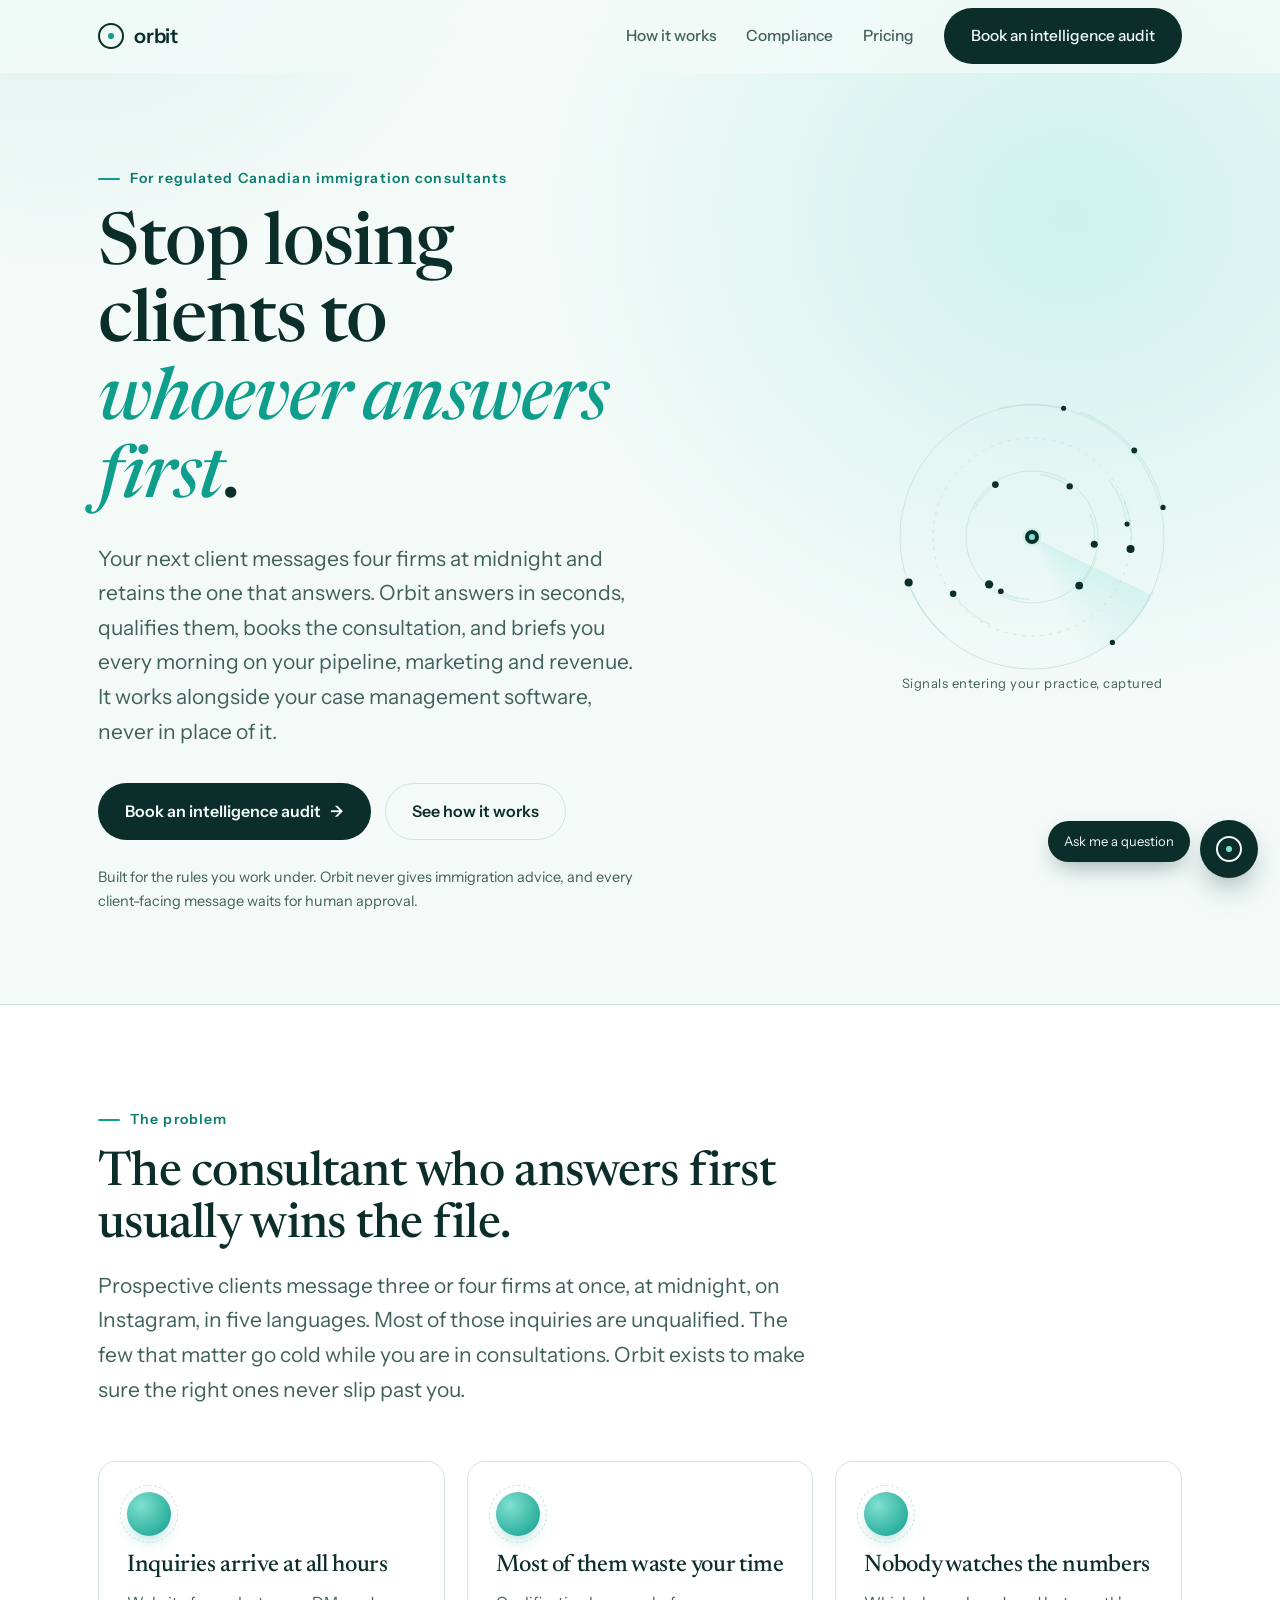
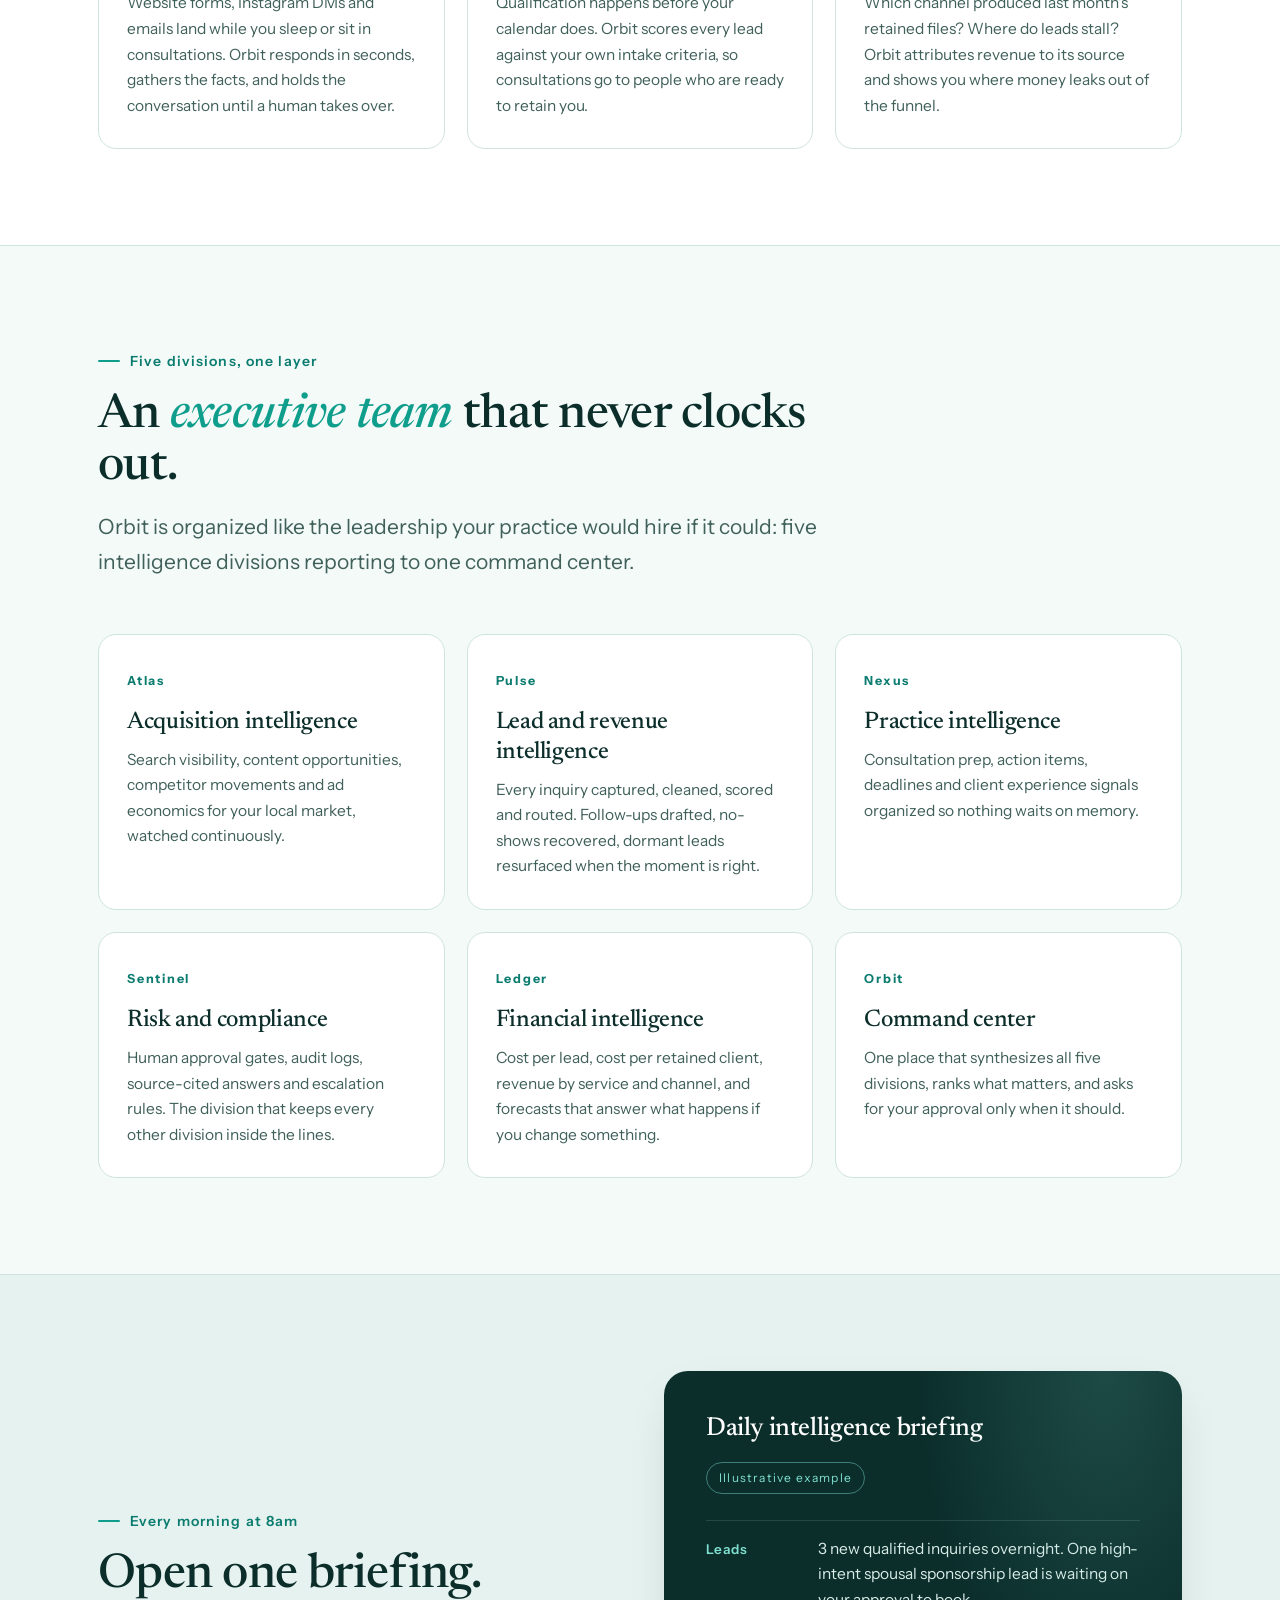
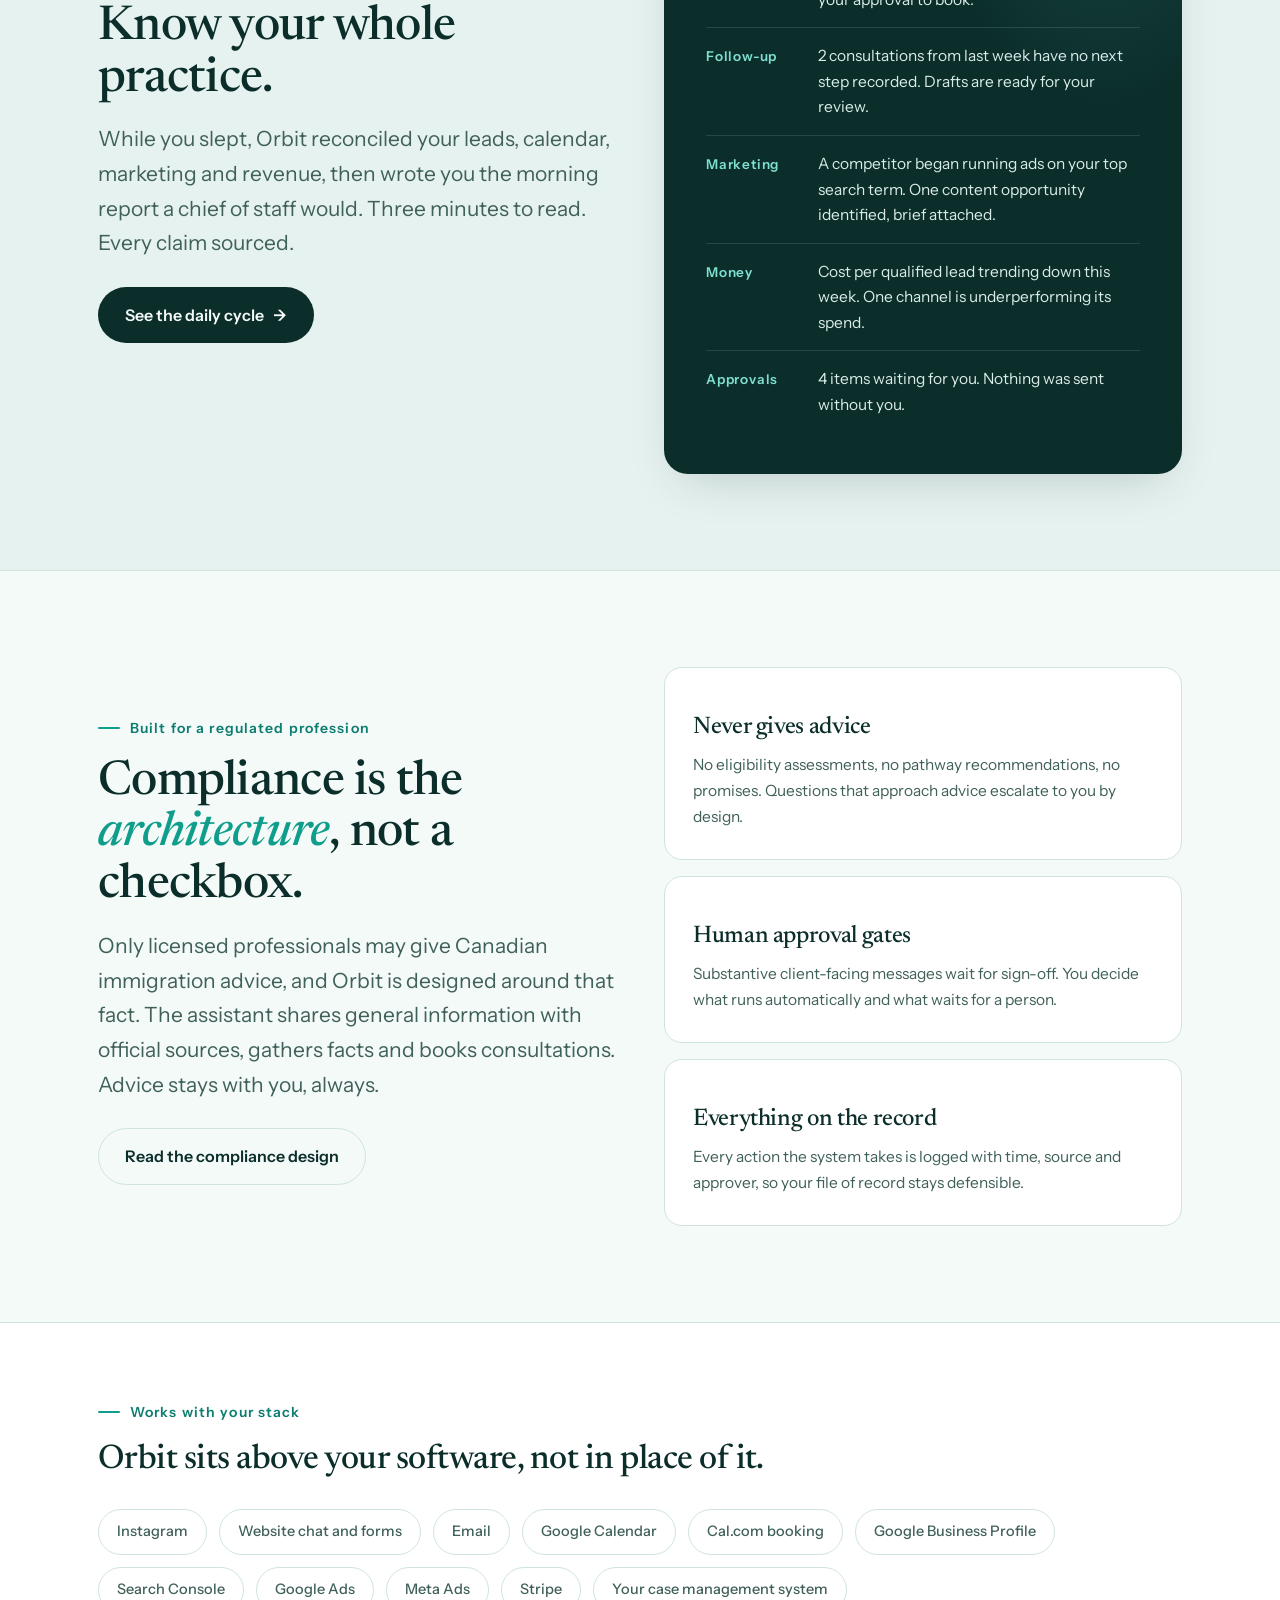
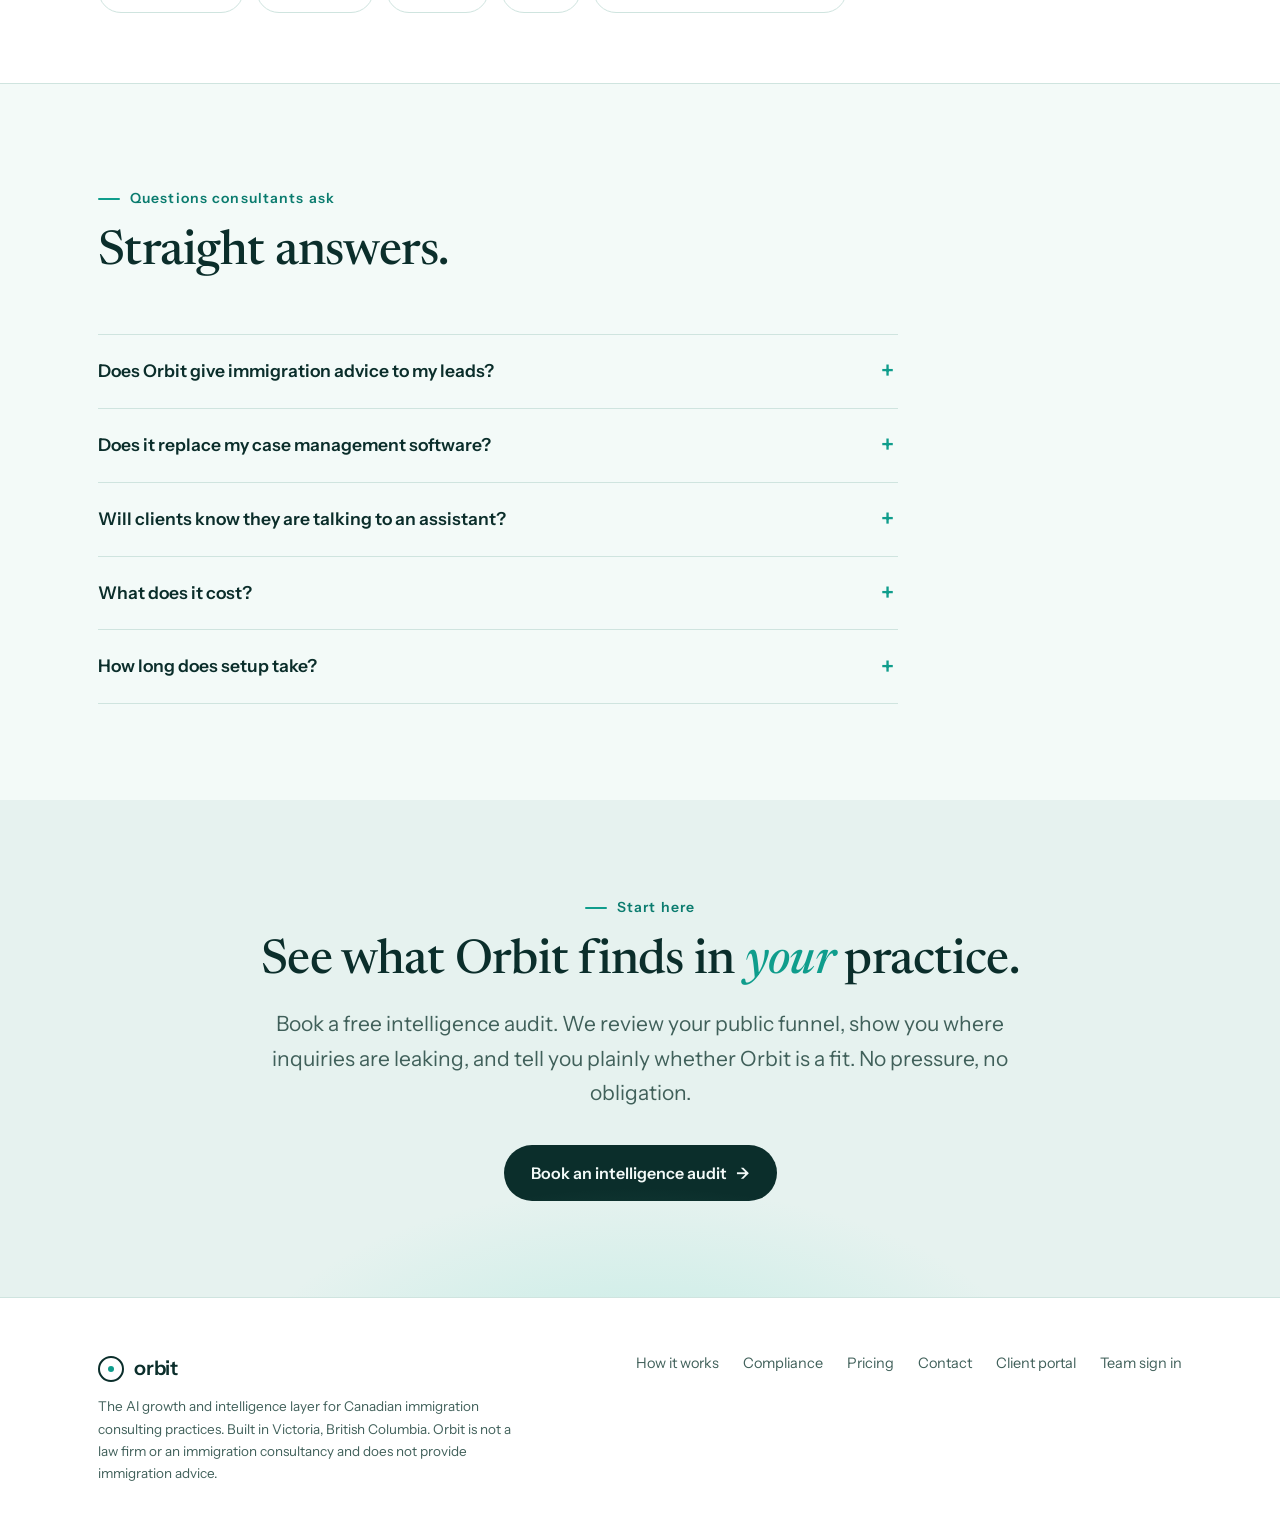
<file: index.html>
<!doctype html>
<html lang="en">
<head>
  <meta charset="utf-8">
  <meta name="viewport" content="width=device-width, initial-scale=1">
  <title>Orbit | AI growth and intelligence platform for Canadian immigration consultants</title>
  <meta name="description" content="Orbit is the AI intelligence layer for RCIC practices. It captures and qualifies leads, books consultations, and delivers a daily briefing on your pipeline, marketing and revenue. Built for the rules immigration consultants work under.">
  <!-- TODO: replace with the final domain once purchased -->
  <link rel="canonical" href="https://orbit.example/">
  <meta property="og:title" content="Orbit | AI growth and intelligence for immigration consultants">
  <meta property="og:description" content="Your practice, watched around the clock. Lead intelligence, consultation booking and a daily briefing, built for RCICs.">
  <meta property="og:type" content="website">
  <link rel="icon" href="data:image/svg+xml,%3Csvg xmlns='http://www.w3.org/2000/svg' viewBox='0 0 32 32'%3E%3Ccircle cx='16' cy='16' r='13' fill='none' stroke='%230b2e2b' stroke-width='2.5'/%3E%3Ccircle cx='27' cy='12' r='4' fill='%230f9d8c'/%3E%3C/svg%3E">
  <link rel="preconnect" href="https://fonts.googleapis.com">
  <link rel="preconnect" href="https://fonts.gstatic.com" crossorigin>
  <link href="https://fonts.googleapis.com/css2?family=Newsreader:ital,opsz,wght@0,6..72,400..600;1,6..72,400..600&family=Instrument+Sans:wght@400;500;600;700&display=swap" rel="stylesheet">
  <link rel="stylesheet" href="/css/style.css">
  <script type="application/ld+json">
  {
    "@context": "https://schema.org",
    "@type": "SoftwareApplication",
    "name": "Orbit",
    "applicationCategory": "BusinessApplication",
    "description": "AI growth and intelligence platform for Canadian immigration consulting practices. Lead capture and qualification, consultation booking, follow-up, and daily practice intelligence briefings.",
    "operatingSystem": "Web",
    "offers": { "@type": "AggregateOffer", "priceCurrency": "CAD", "lowPrice": "1500", "highPrice": "10000" },
    "audience": { "@type": "BusinessAudience", "name": "Regulated Canadian Immigration Consultants (RCICs)" }
  }
  </script>
  <script type="application/ld+json">
  {
    "@context": "https://schema.org",
    "@type": "FAQPage",
    "mainEntity": [
      { "@type": "Question", "name": "Does Orbit give immigration advice to my leads?", "acceptedAnswer": { "@type": "Answer", "text": "No. Orbit shares general information with links to official government sources, collects facts, qualifies against your intake criteria and books consultations. Anything that approaches advice is escalated to the licensed consultant." } },
      { "@type": "Question", "name": "Does Orbit replace my case management software?", "acceptedAnswer": { "@type": "Answer", "text": "No. Orbit is the layer around your existing tools. It handles what happens before someone becomes a client, and the intelligence about your practice afterward." } },
      { "@type": "Question", "name": "What does Orbit cost?", "acceptedAnswer": { "@type": "Answer", "text": "Plans start at $1,500 per month as a flat service fee, never per lead. Founding practices receive reduced setup in exchange for a documented case study." } }
    ]
  }
  </script>
</head>
<body>

<header class="nav">
  <div class="wrap nav-inner">
    <a class="logo" href="/" aria-label="Orbit home">
      <span class="logo-mark"><span class="ring"></span><span class="moon"></span></span>
      orbit
    </a>
    <button class="nav-toggle" aria-label="Menu" aria-expanded="false"><span></span><span></span><span></span></button>
    <nav class="nav-links">
      <a href="/how-it-works">How it works</a>
      <a href="/compliance">Compliance</a>
      <a href="/pricing">Pricing</a>
      <a class="btn btn-primary" href="/contact">Book an intelligence audit</a>
    </nav>
  </div>
</header>

<main>

<section class="hero">
  <div class="wrap hero-grid">
    <div>
      <div class="tick rise">For regulated Canadian immigration consultants</div>
      <h1 class="rise d1">Stop losing clients to <em>whoever answers first</em>.</h1>
      <p class="lede rise d2">Your next client messages four firms at midnight and retains the one that answers. Orbit answers in seconds, qualifies them, books the consultation, and briefs you every morning on your pipeline, marketing and revenue. It works alongside your case management software, never in place of it.</p>
      <div class="hero-ctas rise d3">
        <a class="btn btn-primary" href="/contact">Book an intelligence audit <span class="arrow">&rarr;</span></a>
        <a class="btn btn-ghost" href="/how-it-works">See how it works</a>
      </div>
      <p class="hero-note rise d4">Built for the rules you work under. Orbit never gives immigration advice, and every client-facing message waits for human approval.</p>
    </div>
    <div class="radar-shell rise d2" aria-hidden="true">
      <canvas id="radar"></canvas>
      <span class="radar-caption">Signals entering your practice, captured</span>
    </div>
  </div>
</section>

<section class="band">
  <div class="wrap">
    <div class="section-head reveal">
      <div class="tick">The problem</div>
      <h2>The consultant who answers first usually wins the file.</h2>
      <p class="lede">Prospective clients message three or four firms at once, at midnight, on Instagram, in five languages. Most of those inquiries are unqualified. The few that matter go cold while you are in consultations. Orbit exists to make sure the right ones never slip past you.</p>
    </div>
    <div class="grid-3 stagger">
      <div class="card reveal">
        <div class="orb" aria-hidden="true"></div>
        <h3>Inquiries arrive at all hours</h3>
        <p>Website forms, Instagram DMs and emails land while you sleep or sit in consultations. Orbit responds in seconds, gathers the facts, and holds the conversation until a human takes over.</p>
      </div>
      <div class="card reveal">
        <div class="orb" aria-hidden="true"></div>
        <h3>Most of them waste your time</h3>
        <p>Qualification happens before your calendar does. Orbit scores every lead against your own intake criteria, so consultations go to people who are ready to retain you.</p>
      </div>
      <div class="card reveal">
        <div class="orb" aria-hidden="true"></div>
        <h3>Nobody watches the numbers</h3>
        <p>Which channel produced last month's retained files? Where do leads stall? Orbit attributes revenue to its source and shows you where money leaks out of the funnel.</p>
      </div>
    </div>
  </div>
</section>

<section>
  <div class="wrap">
    <div class="section-head reveal">
      <div class="tick">Five divisions, one layer</div>
      <h2>An <em>executive team</em> that never clocks out.</h2>
      <p class="lede">Orbit is organized like the leadership your practice would hire if it could: five intelligence divisions reporting to one command center.</p>
    </div>
    <div class="grid-3 stagger">
      <div class="card reveal">
        <span class="division-tag">Atlas</span>
        <h3>Acquisition intelligence</h3>
        <p>Search visibility, content opportunities, competitor movements and ad economics for your local market, watched continuously.</p>
      </div>
      <div class="card reveal">
        <span class="division-tag">Pulse</span>
        <h3>Lead and revenue intelligence</h3>
        <p>Every inquiry captured, cleaned, scored and routed. Follow-ups drafted, no-shows recovered, dormant leads resurfaced when the moment is right.</p>
      </div>
      <div class="card reveal">
        <span class="division-tag">Nexus</span>
        <h3>Practice intelligence</h3>
        <p>Consultation prep, action items, deadlines and client experience signals organized so nothing waits on memory.</p>
      </div>
      <div class="card reveal">
        <span class="division-tag">Sentinel</span>
        <h3>Risk and compliance</h3>
        <p>Human approval gates, audit logs, source-cited answers and escalation rules. The division that keeps every other division inside the lines.</p>
      </div>
      <div class="card reveal">
        <span class="division-tag">Ledger</span>
        <h3>Financial intelligence</h3>
        <p>Cost per lead, cost per retained client, revenue by service and channel, and forecasts that answer what happens if you change something.</p>
      </div>
      <div class="card reveal">
        <span class="division-tag">Orbit</span>
        <h3>Command center</h3>
        <p>One place that synthesizes all five divisions, ranks what matters, and asks for your approval only when it should.</p>
      </div>
    </div>
  </div>
</section>

<section class="band band-mist">
  <div class="wrap grid-2" style="align-items:center; gap:48px;">
    <div class="reveal">
      <div class="tick">Every morning at 8am</div>
      <h2>Open one briefing.<br>Know your whole practice.</h2>
      <p class="lede" style="margin:16px 0 26px;">While you slept, Orbit reconciled your leads, calendar, marketing and revenue, then wrote you the morning report a chief of staff would. Three minutes to read. Every claim sourced.</p>
      <a class="btn btn-primary" href="/how-it-works">See the daily cycle <span class="arrow">&rarr;</span></a>
    </div>
    <div class="briefing reveal" aria-label="Illustrative example of a daily briefing">
      <div class="briefing-head">
        <h3>Daily intelligence briefing</h3>
        <span class="briefing-badge">Illustrative example</span>
      </div>
      <div class="briefing-row"><span class="k">Leads</span><span class="v">3 new qualified inquiries overnight. One high-intent spousal sponsorship lead is waiting on your approval to book.</span></div>
      <div class="briefing-row"><span class="k">Follow-up</span><span class="v">2 consultations from last week have no next step recorded. Drafts are ready for your review.</span></div>
      <div class="briefing-row"><span class="k">Marketing</span><span class="v">A competitor began running ads on your top search term. One content opportunity identified, brief attached.</span></div>
      <div class="briefing-row"><span class="k">Money</span><span class="v">Cost per qualified lead trending down this week. One channel is underperforming its spend.</span></div>
      <div class="briefing-row"><span class="k">Approvals</span><span class="v">4 items waiting for you. Nothing was sent without you.</span></div>
    </div>
  </div>
</section>

<section>
  <div class="wrap grid-2" style="align-items:center; gap:48px;">
    <div class="reveal">
      <div class="tick">Built for a regulated profession</div>
      <h2>Compliance is the <em>architecture</em>, not a checkbox.</h2>
      <p class="lede" style="margin:16px 0 26px;">Only licensed professionals may give Canadian immigration advice, and Orbit is designed around that fact. The assistant shares general information with official sources, gathers facts and books consultations. Advice stays with you, always.</p>
      <a class="btn btn-ghost" href="/compliance">Read the compliance design</a>
    </div>
    <div class="stagger">
      <div class="card reveal" style="margin-bottom:16px;">
        <h3>Never gives advice</h3>
        <p>No eligibility assessments, no pathway recommendations, no promises. Questions that approach advice escalate to you by design.</p>
      </div>
      <div class="card reveal" style="margin-bottom:16px;">
        <h3>Human approval gates</h3>
        <p>Substantive client-facing messages wait for sign-off. You decide what runs automatically and what waits for a person.</p>
      </div>
      <div class="card reveal">
        <h3>Everything on the record</h3>
        <p>Every action the system takes is logged with time, source and approver, so your file of record stays defensible.</p>
      </div>
    </div>
  </div>
</section>

<section class="band tight">
  <div class="wrap">
    <div class="section-head reveal" style="margin-bottom:30px;">
      <div class="tick">Works with your stack</div>
      <h2 style="font-size:clamp(26px,3vw,34px);">Orbit sits above your software, not in place of it.</h2>
    </div>
    <div class="chips reveal">
      <span class="chip">Instagram</span>
      <span class="chip">Website chat and forms</span>
      <span class="chip">Email</span>
      <span class="chip">Google Calendar</span>
      <span class="chip">Cal.com booking</span>
      <span class="chip">Google Business Profile</span>
      <span class="chip">Search Console</span>
      <span class="chip">Google Ads</span>
      <span class="chip">Meta Ads</span>
      <span class="chip">Stripe</span>
      <span class="chip">Your case management system</span>
    </div>
  </div>
</section>

<section>
  <div class="wrap">
    <div class="section-head reveal">
      <div class="tick">Questions consultants ask</div>
      <h2>Straight answers.</h2>
    </div>
    <div class="faq reveal">
      <details>
        <summary>Does Orbit give immigration advice to my leads?</summary>
        <p>No. Orbit shares general information with links to official government sources, collects facts, qualifies against your intake criteria and books consultations. Anything that approaches advice is escalated to you. The professional judgment, and the file, remain yours.</p>
      </details>
      <details>
        <summary>Does it replace my case management software?</summary>
        <p>No. Orbit is the layer around your existing tools. It handles what happens before someone becomes a client, and the intelligence about your practice afterward. Your case management system keeps doing its job.</p>
      </details>
      <details>
        <summary>Will clients know they are talking to an assistant?</summary>
        <p>Yes, when they ask and wherever disclosure is required. In a regulated profession, transparency is a feature. The assistant is fast, accurate and polite, and it hands off to a human the moment the conversation needs one.</p>
      </details>
      <details>
        <summary>What does it cost?</summary>
        <p>Plans start at $1,500 per month, and founding practices receive reduced setup in exchange for a documented case study. A single additional retained file typically covers the month. See the pricing page for the full breakdown.</p>
      </details>
      <details>
        <summary>How long does setup take?</summary>
        <p>Most practices are live within two to three weeks. We connect your channels, tune the assistant to your services and intake criteria, and run supervised conversations before anything reaches a real lead unattended.</p>
      </details>
    </div>
  </div>
</section>

<section class="cta-band band-mist">
  <div class="wrap">
    <div class="reveal">
      <div class="tick" style="justify-content:center; display:flex;">Start here</div>
      <h2>See what Orbit finds in <em>your</em> practice.</h2>
      <p class="lede">Book a free intelligence audit. We review your public funnel, show you where inquiries are leaking, and tell you plainly whether Orbit is a fit. No pressure, no obligation.</p>
      <a class="btn btn-primary" href="/contact">Book an intelligence audit <span class="arrow">&rarr;</span></a>
    </div>
  </div>
</section>

</main>

<footer>
  <div class="wrap foot">
    <div>
      <a class="logo" href="/"><span class="logo-mark"><span class="ring"></span><span class="moon"></span></span> orbit</a>
      <small>The AI growth and intelligence layer for Canadian immigration consulting practices. Built in Victoria, British Columbia. Orbit is not a law firm or an immigration consultancy and does not provide immigration advice.</small>
    </div>
    <nav class="foot-links" aria-label="Footer">
      <a href="/how-it-works">How it works</a>
      <a href="/compliance">Compliance</a>
      <a href="/pricing">Pricing</a>
      <a href="/contact">Contact</a>
      <a href="/portal">Client portal</a>
      <a href="/app">Team sign in</a>
    </nav>
  </div>
</footer>

<script src="/js/main.js" defer></script>
<script src="/js/site-chat.js" defer></script>
</body>
</html>
</file>
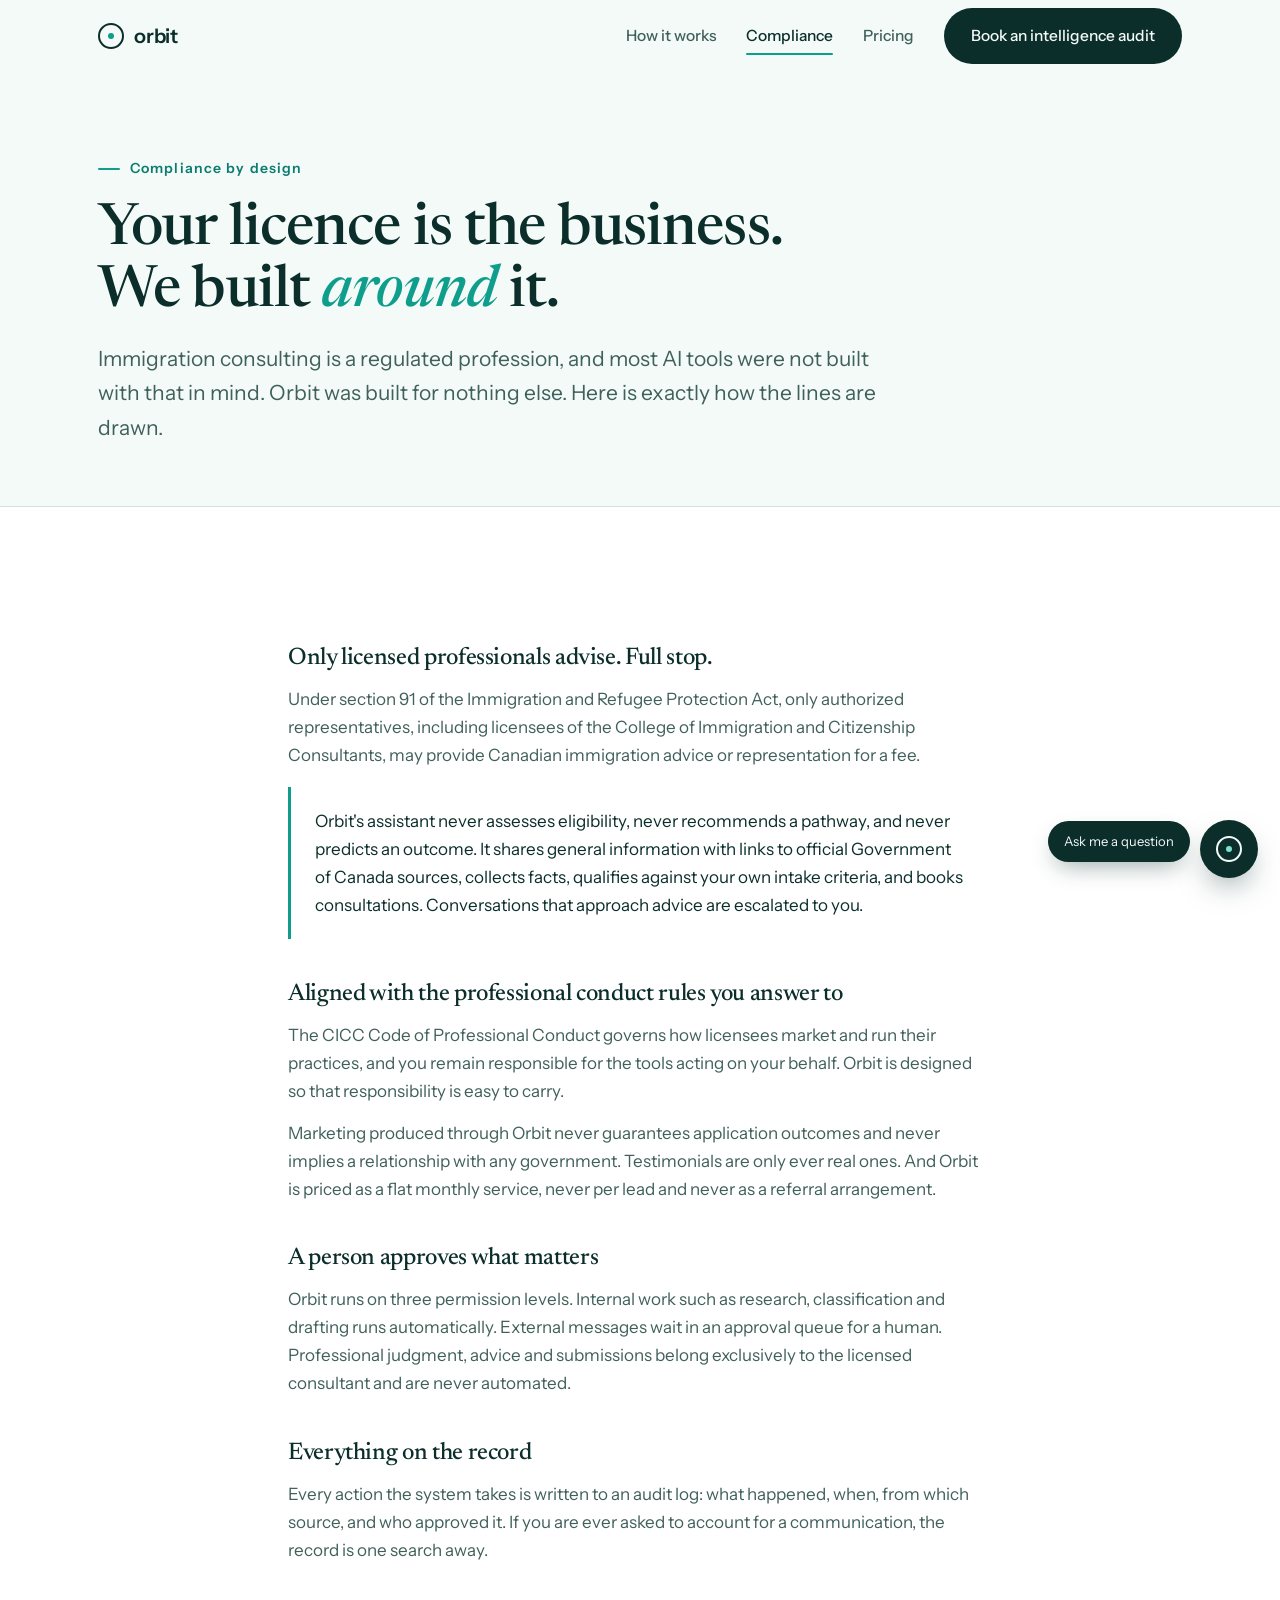
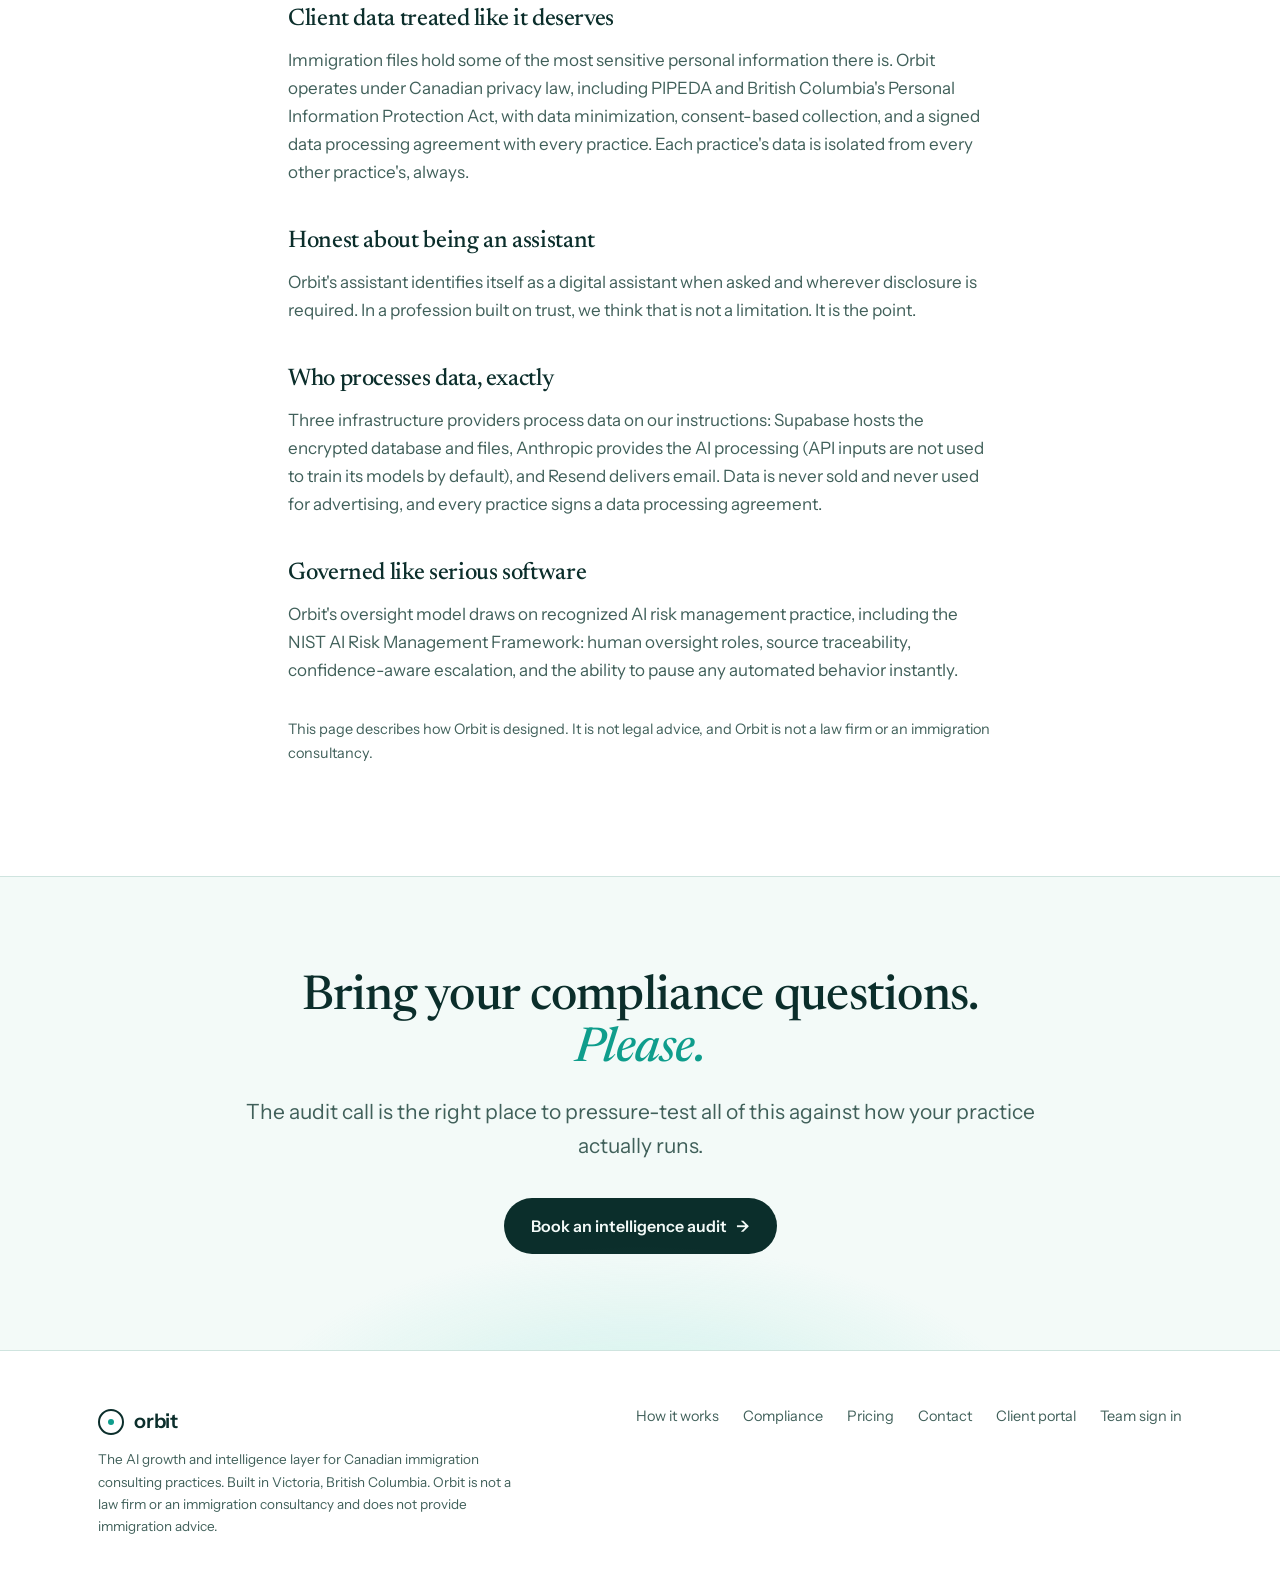
<file: compliance.html>
<!doctype html>
<html lang="en">
<head>
  <meta charset="utf-8">
  <meta name="viewport" content="width=device-width, initial-scale=1">
  <title>Compliance by design | Orbit for regulated Canadian immigration consultants</title>
  <meta name="description" content="How Orbit is engineered around IRPA section 91, the CICC Code of Professional Conduct and Canadian privacy law: no advice from AI, human approval gates, audit logs and source-cited information.">
  <link rel="canonical" href="https://orbit.example/compliance">
  <link rel="icon" href="data:image/svg+xml,%3Csvg xmlns='http://www.w3.org/2000/svg' viewBox='0 0 32 32'%3E%3Ccircle cx='16' cy='16' r='13' fill='none' stroke='%230b2e2b' stroke-width='2.5'/%3E%3Ccircle cx='27' cy='12' r='4' fill='%230f9d8c'/%3E%3C/svg%3E">
  <link rel="preconnect" href="https://fonts.googleapis.com">
  <link rel="preconnect" href="https://fonts.gstatic.com" crossorigin>
  <link href="https://fonts.googleapis.com/css2?family=Newsreader:ital,opsz,wght@0,6..72,400..600;1,6..72,400..600&family=Instrument+Sans:wght@400;500;600;700&display=swap" rel="stylesheet">
  <link rel="stylesheet" href="/css/style.css">
</head>
<body>

<header class="nav">
  <div class="wrap nav-inner">
    <a class="logo" href="/" aria-label="Orbit home"><span class="logo-mark"><span class="ring"></span><span class="moon"></span></span> orbit</a>
    <button class="nav-toggle" aria-label="Menu" aria-expanded="false"><span></span><span></span><span></span></button>
    <nav class="nav-links">
      <a href="/how-it-works">How it works</a>
      <a href="/compliance" aria-current="page">Compliance</a>
      <a href="/pricing">Pricing</a>
      <a class="btn btn-primary" href="/contact">Book an intelligence audit</a>
    </nav>
  </div>
</header>

<main>

<section class="page-hero">
  <div class="wrap">
    <div class="tick rise">Compliance by design</div>
    <h1 class="rise d1">Your licence is the business.<br>We built <em>around</em> it.</h1>
    <p class="lede rise d2">Immigration consulting is a regulated profession, and most AI tools were not built with that in mind. Orbit was built for nothing else. Here is exactly how the lines are drawn.</p>
  </div>
</section>

<section class="band">
  <div class="wrap prose">
    <h3>Only licensed professionals advise. Full stop.</h3>
    <p>Under section 91 of the Immigration and Refugee Protection Act, only authorized representatives, including licensees of the College of Immigration and Citizenship Consultants, may provide Canadian immigration advice or representation for a fee.</p>
    <div class="wall"><p>Orbit's assistant never assesses eligibility, never recommends a pathway, and never predicts an outcome. It shares general information with links to official Government of Canada sources, collects facts, qualifies against your own intake criteria, and books consultations. Conversations that approach advice are escalated to you.</p></div>

    <h3>Aligned with the professional conduct rules you answer to</h3>
    <p>The CICC Code of Professional Conduct governs how licensees market and run their practices, and you remain responsible for the tools acting on your behalf. Orbit is designed so that responsibility is easy to carry.</p>
    <p>Marketing produced through Orbit never guarantees application outcomes and never implies a relationship with any government. Testimonials are only ever real ones. And Orbit is priced as a flat monthly service, never per lead and never as a referral arrangement.</p>

    <h3>A person approves what matters</h3>
    <p>Orbit runs on three permission levels. Internal work such as research, classification and drafting runs automatically. External messages wait in an approval queue for a human. Professional judgment, advice and submissions belong exclusively to the licensed consultant and are never automated.</p>

    <h3>Everything on the record</h3>
    <p>Every action the system takes is written to an audit log: what happened, when, from which source, and who approved it. If you are ever asked to account for a communication, the record is one search away.</p>

    <h3>Client data treated like it deserves</h3>
    <p>Immigration files hold some of the most sensitive personal information there is. Orbit operates under Canadian privacy law, including PIPEDA and British Columbia's Personal Information Protection Act, with data minimization, consent-based collection, and a signed data processing agreement with every practice. Each practice's data is isolated from every other practice's, always.</p>

    <h3>Honest about being an assistant</h3>
    <p>Orbit's assistant identifies itself as a digital assistant when asked and wherever disclosure is required. In a profession built on trust, we think that is not a limitation. It is the point.</p>

    <h3>Who processes data, exactly</h3>
    <p>Three infrastructure providers process data on our instructions: Supabase hosts the encrypted database and files, Anthropic provides the AI processing (API inputs are not used to train its models by default), and Resend delivers email. Data is never sold and never used for advertising, and every practice signs a data processing agreement.</p>

    <h3>Governed like serious software</h3>
    <p>Orbit's oversight model draws on recognized AI risk management practice, including the NIST AI Risk Management Framework: human oversight roles, source traceability, confidence-aware escalation, and the ability to pause any automated behavior instantly.</p>

    <p class="muted" style="margin-top:34px; font-size:14.5px;">This page describes how Orbit is designed. It is not legal advice, and Orbit is not a law firm or an immigration consultancy.</p>
  </div>
</section>

<section class="cta-band">
  <div class="wrap">
    <div class="reveal">
      <h2>Bring your compliance questions.<br><em>Please.</em></h2>
      <p class="lede">The audit call is the right place to pressure-test all of this against how your practice actually runs.</p>
      <a class="btn btn-primary" href="/contact">Book an intelligence audit <span class="arrow">&rarr;</span></a>
    </div>
  </div>
</section>

</main>

<footer>
  <div class="wrap foot">
    <div>
      <a class="logo" href="/"><span class="logo-mark"><span class="ring"></span><span class="moon"></span></span> orbit</a>
      <small>The AI growth and intelligence layer for Canadian immigration consulting practices. Built in Victoria, British Columbia. Orbit is not a law firm or an immigration consultancy and does not provide immigration advice.</small>
    </div>
    <nav class="foot-links" aria-label="Footer">
      <a href="/how-it-works">How it works</a>
      <a href="/compliance">Compliance</a>
      <a href="/pricing">Pricing</a>
      <a href="/contact">Contact</a>
      <a href="/portal">Client portal</a>
      <a href="/app">Team sign in</a>
    </nav>
  </div>
</footer>

<script src="/js/main.js" defer></script>
<script src="/js/site-chat.js" defer></script>
</body>
</html>
</file>
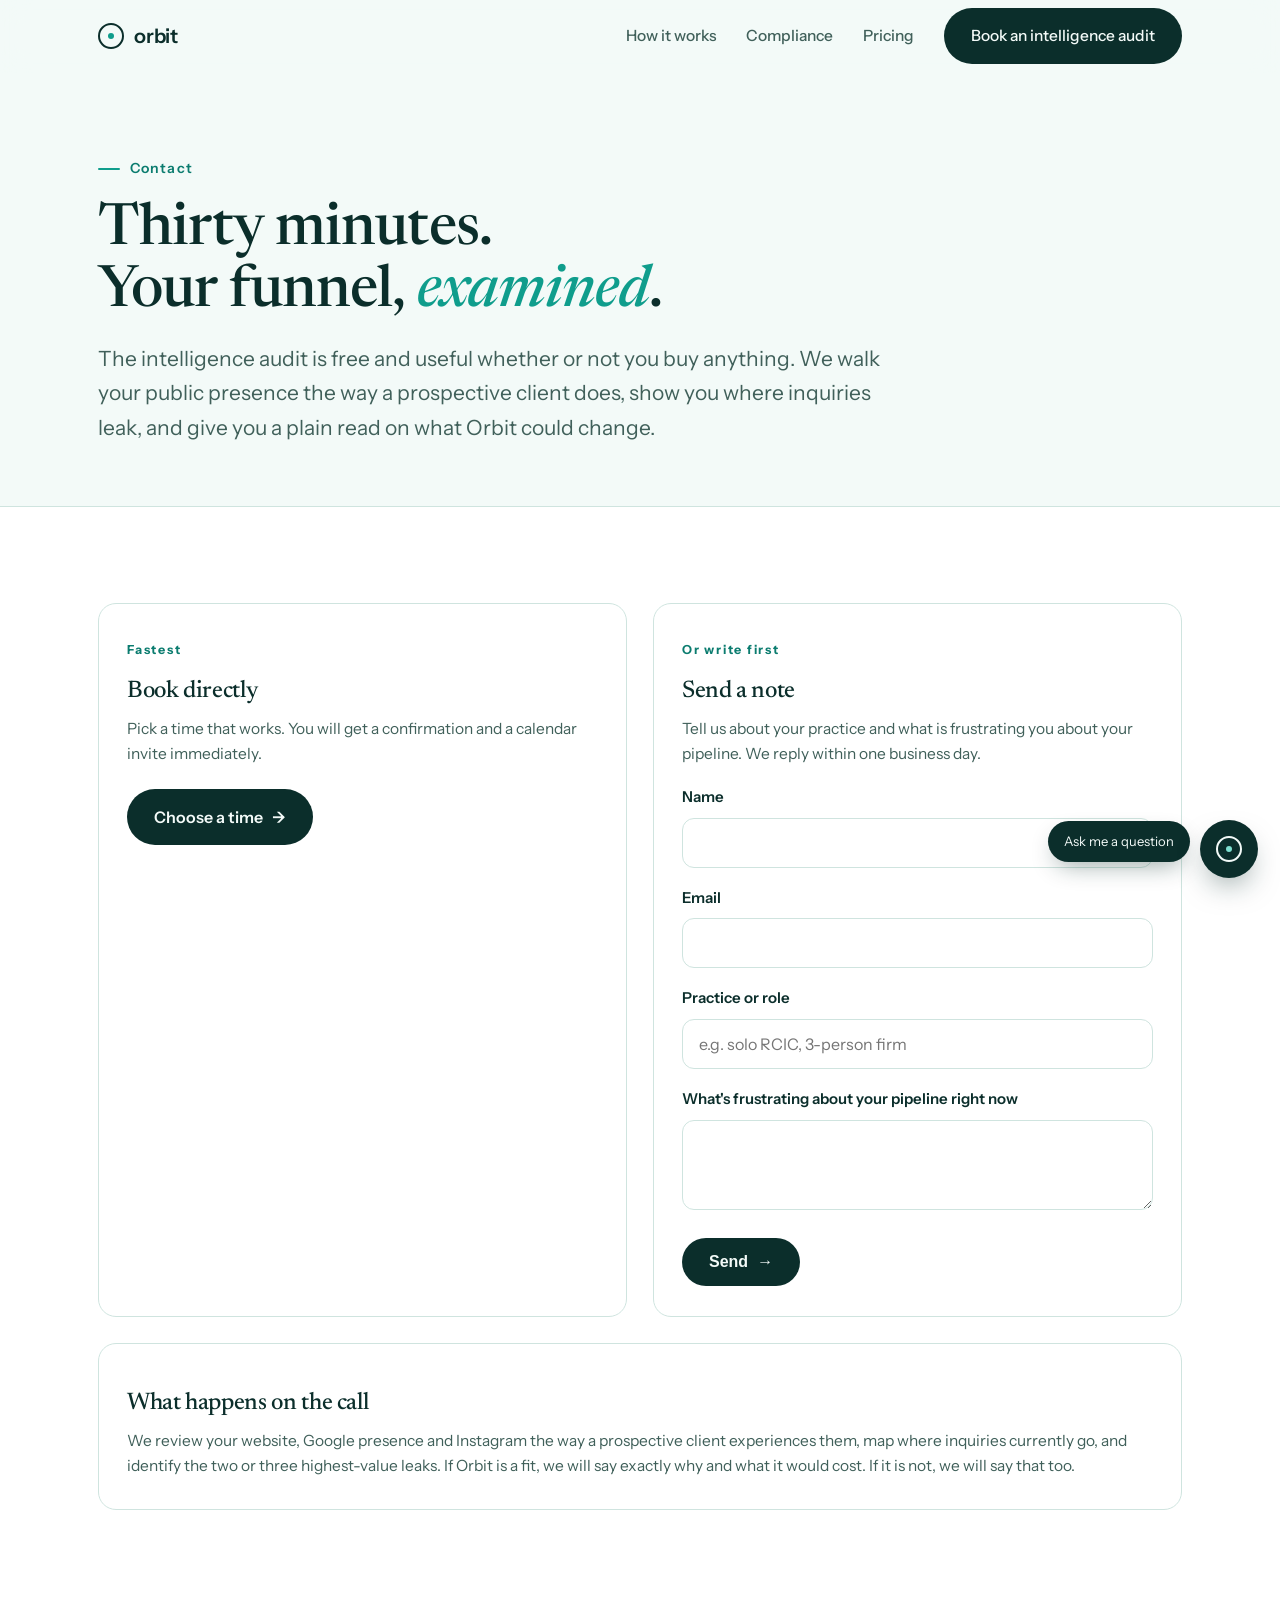
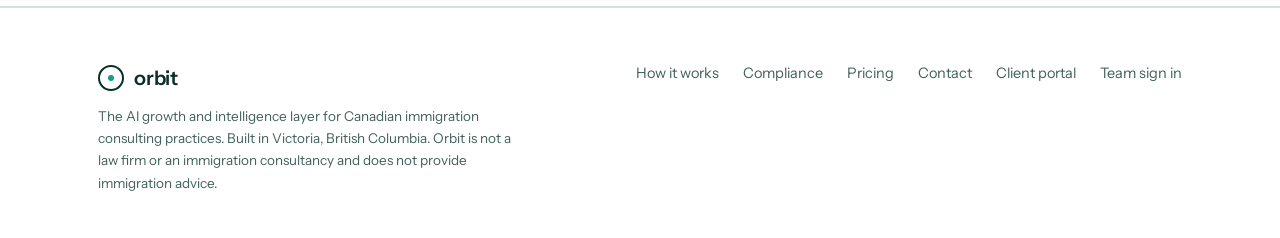
<file: contact.html>
<!doctype html>
<html lang="en">
<head>
  <meta charset="utf-8">
  <meta name="viewport" content="width=device-width, initial-scale=1">
  <title>Book an intelligence audit | Orbit</title>
  <meta name="description" content="Book a free 30 minute intelligence audit for your immigration consulting practice. We review your public funnel and show you where inquiries are leaking.">
  <link rel="canonical" href="https://orbit.example/contact">
  <link rel="icon" href="data:image/svg+xml,%3Csvg xmlns='http://www.w3.org/2000/svg' viewBox='0 0 32 32'%3E%3Ccircle cx='16' cy='16' r='13' fill='none' stroke='%230b2e2b' stroke-width='2.5'/%3E%3Ccircle cx='27' cy='12' r='4' fill='%230f9d8c'/%3E%3C/svg%3E">
  <link rel="preconnect" href="https://fonts.googleapis.com">
  <link rel="preconnect" href="https://fonts.gstatic.com" crossorigin>
  <link href="https://fonts.googleapis.com/css2?family=Newsreader:ital,opsz,wght@0,6..72,400..600;1,6..72,400..600&family=Instrument+Sans:wght@400;500;600;700&display=swap" rel="stylesheet">
  <link rel="stylesheet" href="/css/style.css">
</head>
<body>

<header class="nav">
  <div class="wrap nav-inner">
    <a class="logo" href="/" aria-label="Orbit home"><span class="logo-mark"><span class="ring"></span><span class="moon"></span></span> orbit</a>
    <button class="nav-toggle" aria-label="Menu" aria-expanded="false"><span></span><span></span><span></span></button>
    <nav class="nav-links">
      <a href="/how-it-works">How it works</a>
      <a href="/compliance">Compliance</a>
      <a href="/pricing">Pricing</a>
      <a class="btn btn-primary" href="/contact" aria-current="page">Book an intelligence audit</a>
    </nav>
  </div>
</header>

<main>

<section class="page-hero">
  <div class="wrap">
    <div class="tick rise">Contact</div>
    <h1 class="rise d1">Thirty minutes.<br>Your funnel, <em>examined</em>.</h1>
    <p class="lede rise d2">The intelligence audit is free and useful whether or not you buy anything. We walk your public presence the way a prospective client does, show you where inquiries leak, and give you a plain read on what Orbit could change.</p>
  </div>
</section>

<section class="band">
  <div class="wrap grid-2" style="gap:26px;">
    <div class="card reveal">
      <span class="division-tag">Fastest</span>
      <h3>Book directly</h3>
      <p style="margin-bottom:22px;">Pick a time that works. You will get a confirmation and a calendar invite immediately.</p>
      <!-- TODO: replace with an Orbit-branded cal.com event once created -->
      <a class="btn btn-primary" href="https://cal.com/abdullah-logorhythmx/15min" target="_blank" rel="noopener">Choose a time <span class="arrow">&rarr;</span></a>
    </div>
    <div class="card reveal">
      <span class="division-tag">Or write first</span>
      <h3>Send a note</h3>
      <p style="margin-bottom:18px;">Tell us about your practice and what is frustrating you about your pipeline. We reply within one business day.</p>
      <form id="contact-form" onsubmit="return false;">
        <input type="text" name="website" id="cf-hp" class="pinput" style="position:absolute;left:-9999px;" tabindex="-1" autocomplete="off">
        <label class="plabel">Name <input id="cf-name" class="pinput" type="text" required></label>
        <label class="plabel">Email <input id="cf-email" class="pinput" type="email" required></label>
        <label class="plabel">Practice or role <input id="cf-service" class="pinput" type="text" placeholder="e.g. solo RCIC, 3-person firm"></label>
        <label class="plabel">What's frustrating about your pipeline right now <textarea id="cf-message" class="pinput" rows="3"></textarea></label>
        <p id="cf-status" class="muted" style="font-size:13px; margin:8px 0 0;"></p>
        <button class="btn btn-primary" style="margin-top:12px;" onclick="submitContactForm()">Send <span class="arrow">&rarr;</span></button>
      </form>
    </div>
  </div>

  <div class="wrap" style="margin-top:26px;">
    <div class="card reveal">
      <h3>What happens on the call</h3>
      <p>We review your website, Google presence and Instagram the way a prospective client experiences them, map where inquiries currently go, and identify the two or three highest-value leaks. If Orbit is a fit, we will say exactly why and what it would cost. If it is not, we will say that too.</p>
    </div>
  </div>
</section>

</main>

<footer>
  <div class="wrap foot">
    <div>
      <a class="logo" href="/"><span class="logo-mark"><span class="ring"></span><span class="moon"></span></span> orbit</a>
      <small>The AI growth and intelligence layer for Canadian immigration consulting practices. Built in Victoria, British Columbia. Orbit is not a law firm or an immigration consultancy and does not provide immigration advice.</small>
    </div>
    <nav class="foot-links" aria-label="Footer">
      <a href="/how-it-works">How it works</a>
      <a href="/compliance">Compliance</a>
      <a href="/pricing">Pricing</a>
      <a href="/contact">Contact</a>
      <a href="/portal">Client portal</a>
      <a href="/app">Team sign in</a>
    </nav>
  </div>
</footer>

<script>
async function submitContactForm() {
  var status = document.getElementById("cf-status");
  var name = document.getElementById("cf-name").value.trim();
  var email = document.getElementById("cf-email").value.trim();
  var service = document.getElementById("cf-service").value.trim();
  var message = document.getElementById("cf-message").value.trim();
  var hp = document.getElementById("cf-hp").value;
  if (!name || !email) { status.textContent = "Name and email are required."; return; }
  status.textContent = "Sending...";
  try {
    var res = await fetch("https://hpaxoxnwffzxginnbpgy.supabase.co/functions/v1/web-lead", {
      method: "POST",
      headers: { "content-type": "application/json" },
      body: JSON.stringify({ full_name: name, email: email, service_interest: service, message: message, website: hp, org_slug: "orbit-hq" }),
    });
    var out = await res.json();
    if (!res.ok || !out.ok) { status.textContent = out.error || "Something went wrong, please email us directly instead."; return; }
    document.getElementById("contact-form").hidden = true;
    status.textContent = "Thanks, that's in. We'll reply within one business day.";
  } catch (e) {
    status.textContent = "Something went wrong, please email us directly instead.";
  }
}
</script>
<script src="/js/main.js" defer></script>
<script src="/js/site-chat.js" defer></script>
</body>
</html>
</file>
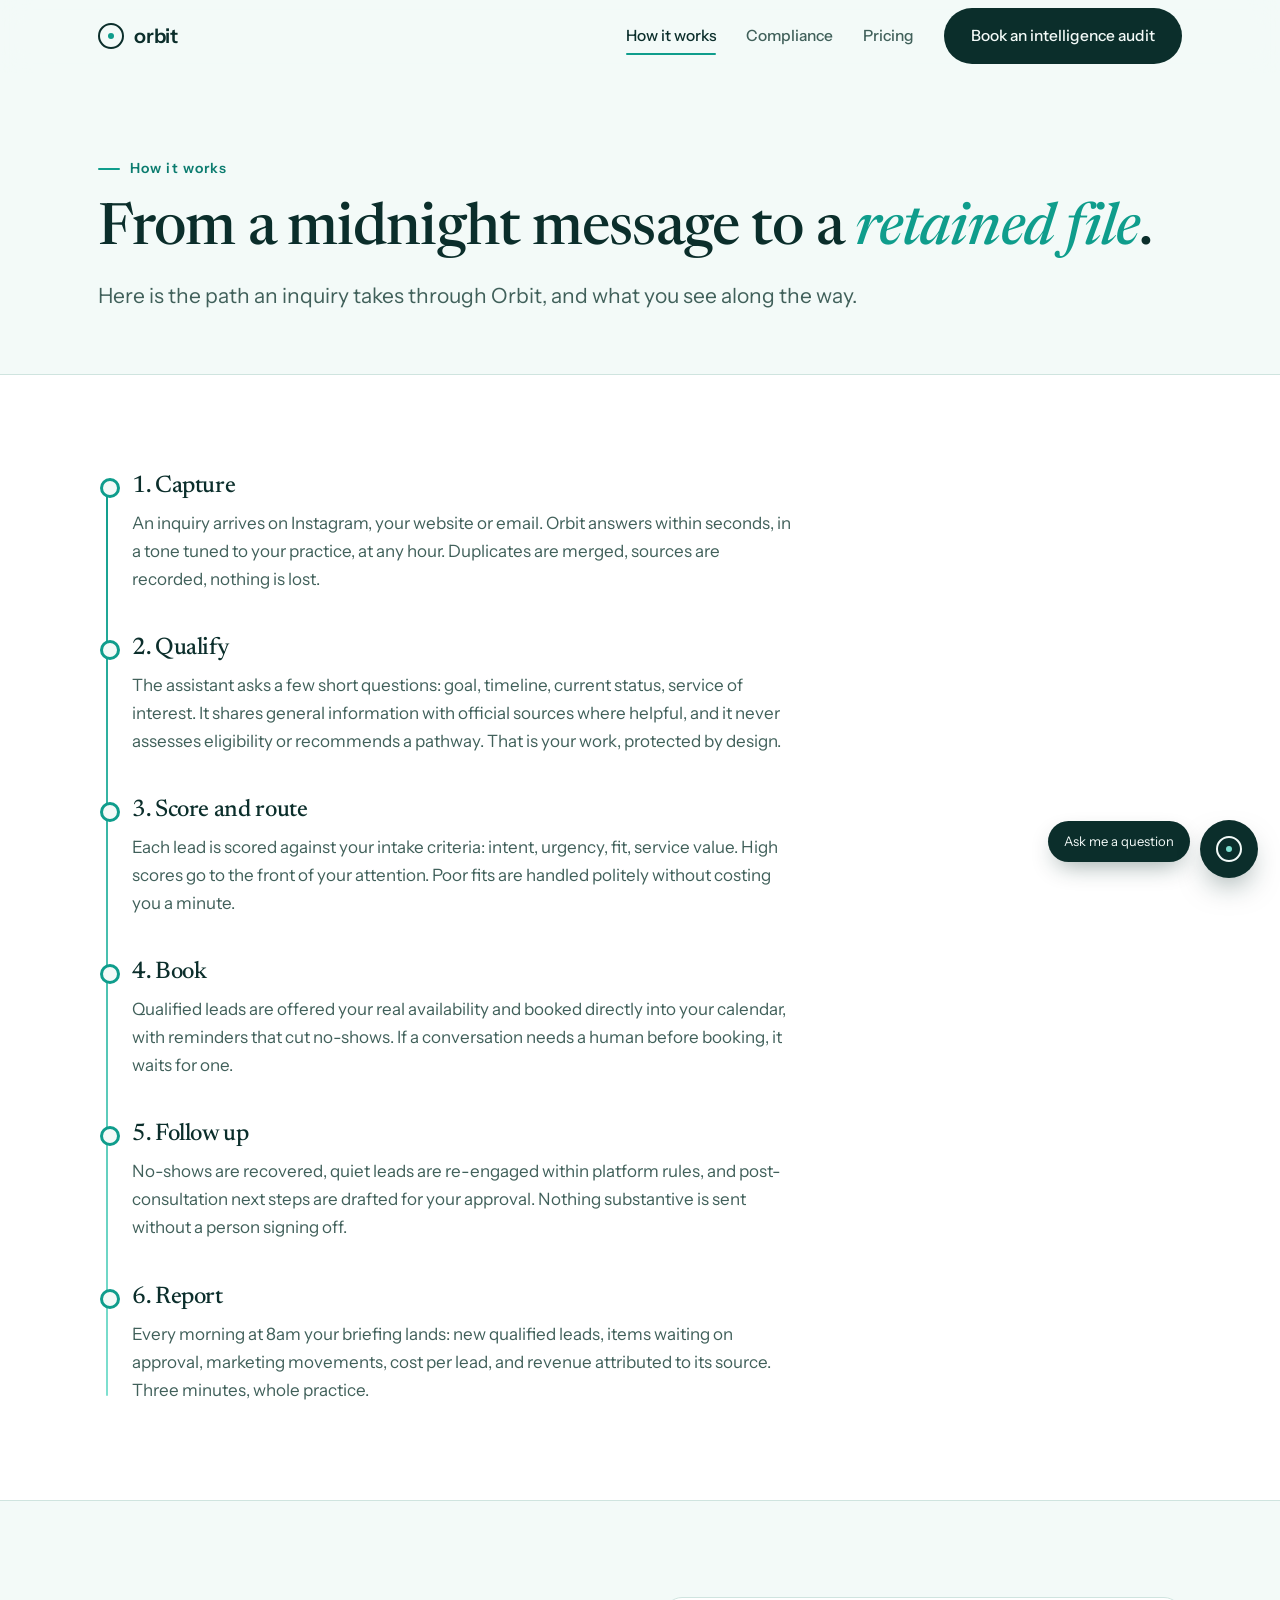
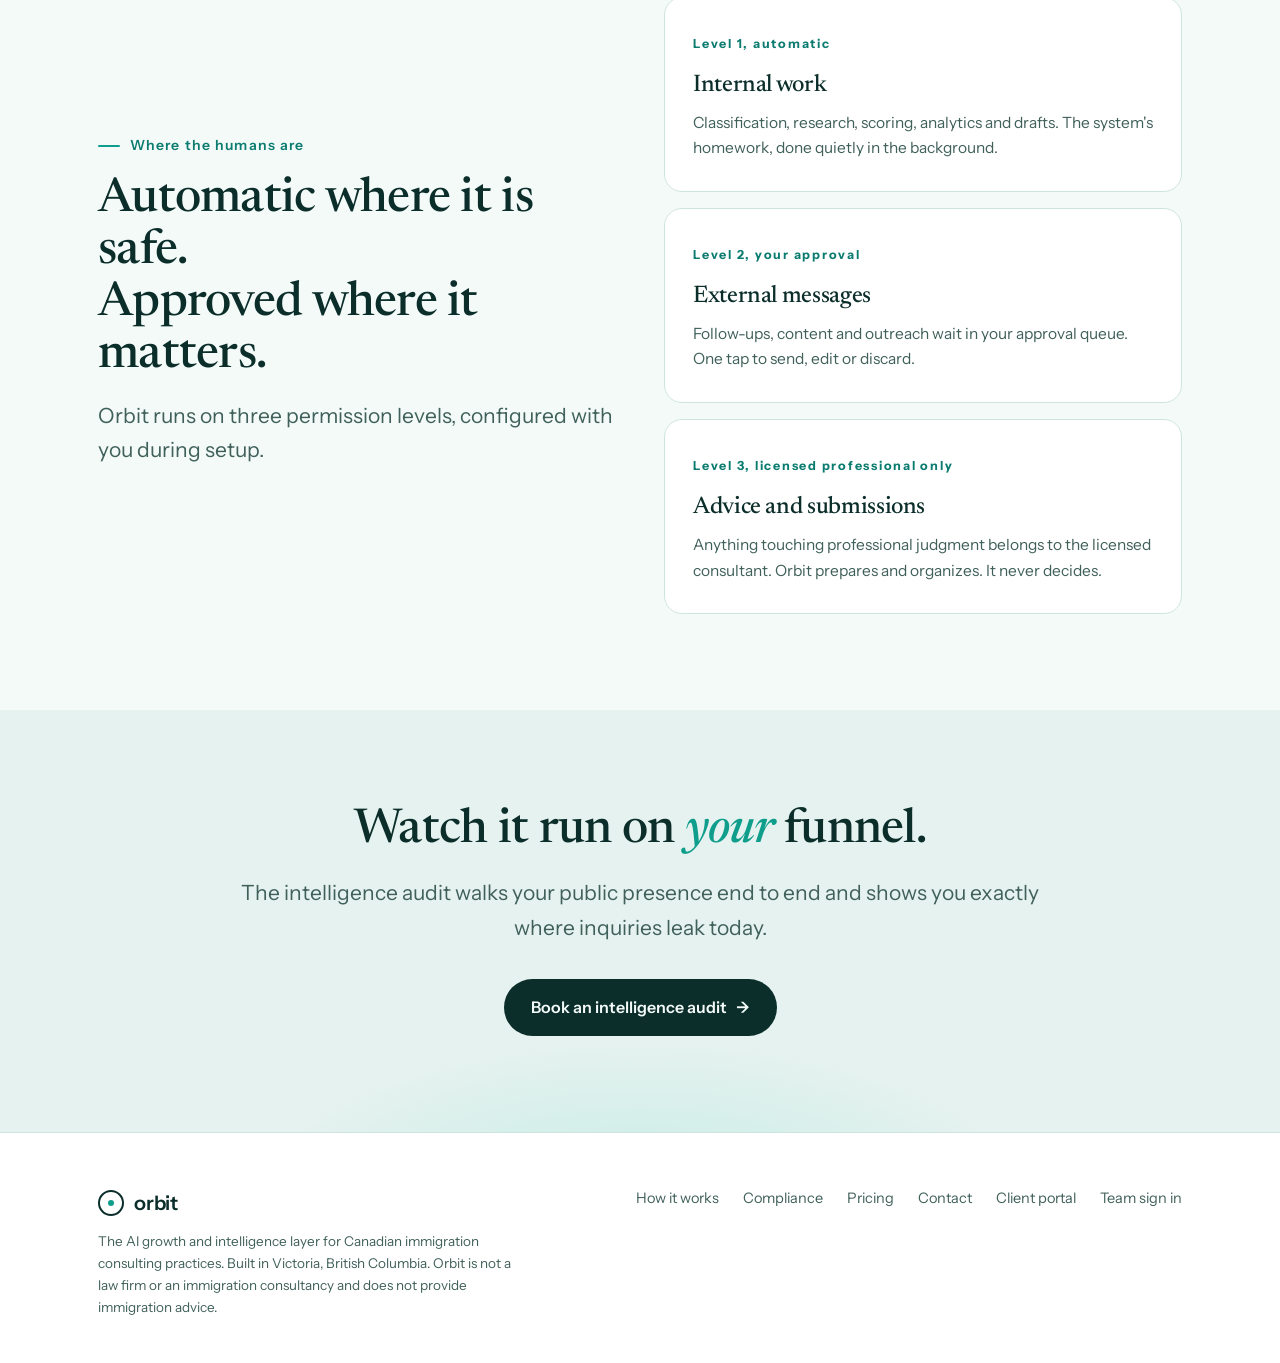
<file: how-it-works.html>
<!doctype html>
<html lang="en">
<head>
  <meta charset="utf-8">
  <meta name="viewport" content="width=device-width, initial-scale=1">
  <title>How Orbit works | Lead intelligence and daily briefings for RCIC practices</title>
  <meta name="description" content="From first Instagram message to retained client: how Orbit captures, qualifies, books and reports for Canadian immigration consultants, with human approval at every sensitive step.">
  <link rel="canonical" href="https://orbit.example/how-it-works">
  <link rel="icon" href="data:image/svg+xml,%3Csvg xmlns='http://www.w3.org/2000/svg' viewBox='0 0 32 32'%3E%3Ccircle cx='16' cy='16' r='13' fill='none' stroke='%230b2e2b' stroke-width='2.5'/%3E%3Ccircle cx='27' cy='12' r='4' fill='%230f9d8c'/%3E%3C/svg%3E">
  <link rel="preconnect" href="https://fonts.googleapis.com">
  <link rel="preconnect" href="https://fonts.gstatic.com" crossorigin>
  <link href="https://fonts.googleapis.com/css2?family=Newsreader:ital,opsz,wght@0,6..72,400..600;1,6..72,400..600&family=Instrument+Sans:wght@400;500;600;700&display=swap" rel="stylesheet">
  <link rel="stylesheet" href="/css/style.css">
</head>
<body>

<header class="nav">
  <div class="wrap nav-inner">
    <a class="logo" href="/" aria-label="Orbit home"><span class="logo-mark"><span class="ring"></span><span class="moon"></span></span> orbit</a>
    <button class="nav-toggle" aria-label="Menu" aria-expanded="false"><span></span><span></span><span></span></button>
    <nav class="nav-links">
      <a href="/how-it-works" aria-current="page">How it works</a>
      <a href="/compliance">Compliance</a>
      <a href="/pricing">Pricing</a>
      <a class="btn btn-primary" href="/contact">Book an intelligence audit</a>
    </nav>
  </div>
</header>

<main>

<section class="page-hero">
  <div class="wrap">
    <div class="tick rise">How it works</div>
    <h1 class="rise d1">From a midnight message to a <em>retained file</em>.</h1>
    <p class="lede rise d2">Here is the path an inquiry takes through Orbit, and what you see along the way.</p>
  </div>
</section>

<section class="band">
  <div class="wrap">
    <div class="rail" style="max-width:780px;">
      <div class="rail-item reveal">
        <h3>1. Capture</h3>
        <p>An inquiry arrives on Instagram, your website or email. Orbit answers within seconds, in a tone tuned to your practice, at any hour. Duplicates are merged, sources are recorded, nothing is lost.</p>
      </div>
      <div class="rail-item reveal">
        <h3>2. Qualify</h3>
        <p>The assistant asks a few short questions: goal, timeline, current status, service of interest. It shares general information with official sources where helpful, and it never assesses eligibility or recommends a pathway. That is your work, protected by design.</p>
      </div>
      <div class="rail-item reveal">
        <h3>3. Score and route</h3>
        <p>Each lead is scored against your intake criteria: intent, urgency, fit, service value. High scores go to the front of your attention. Poor fits are handled politely without costing you a minute.</p>
      </div>
      <div class="rail-item reveal">
        <h3>4. Book</h3>
        <p>Qualified leads are offered your real availability and booked directly into your calendar, with reminders that cut no-shows. If a conversation needs a human before booking, it waits for one.</p>
      </div>
      <div class="rail-item reveal">
        <h3>5. Follow up</h3>
        <p>No-shows are recovered, quiet leads are re-engaged within platform rules, and post-consultation next steps are drafted for your approval. Nothing substantive is sent without a person signing off.</p>
      </div>
      <div class="rail-item reveal">
        <h3>6. Report</h3>
        <p>Every morning at 8am your briefing lands: new qualified leads, items waiting on approval, marketing movements, cost per lead, and revenue attributed to its source. Three minutes, whole practice.</p>
      </div>
    </div>
  </div>
</section>

<section>
  <div class="wrap grid-2" style="align-items:center; gap:48px;">
    <div class="reveal">
      <div class="tick">Where the humans are</div>
      <h2>Automatic where it is safe.<br>Approved where it matters.</h2>
      <p class="lede" style="margin:16px 0;">Orbit runs on three permission levels, configured with you during setup.</p>
    </div>
    <div class="stagger">
      <div class="card reveal" style="margin-bottom:16px;">
        <span class="division-tag">Level 1, automatic</span>
        <h3>Internal work</h3>
        <p>Classification, research, scoring, analytics and drafts. The system's homework, done quietly in the background.</p>
      </div>
      <div class="card reveal" style="margin-bottom:16px;">
        <span class="division-tag">Level 2, your approval</span>
        <h3>External messages</h3>
        <p>Follow-ups, content and outreach wait in your approval queue. One tap to send, edit or discard.</p>
      </div>
      <div class="card reveal">
        <span class="division-tag">Level 3, licensed professional only</span>
        <h3>Advice and submissions</h3>
        <p>Anything touching professional judgment belongs to the licensed consultant. Orbit prepares and organizes. It never decides.</p>
      </div>
    </div>
  </div>
</section>

<section class="cta-band band-mist">
  <div class="wrap">
    <div class="reveal">
      <h2>Watch it run on <em>your</em> funnel.</h2>
      <p class="lede">The intelligence audit walks your public presence end to end and shows you exactly where inquiries leak today.</p>
      <a class="btn btn-primary" href="/contact">Book an intelligence audit <span class="arrow">&rarr;</span></a>
    </div>
  </div>
</section>

</main>

<footer>
  <div class="wrap foot">
    <div>
      <a class="logo" href="/"><span class="logo-mark"><span class="ring"></span><span class="moon"></span></span> orbit</a>
      <small>The AI growth and intelligence layer for Canadian immigration consulting practices. Built in Victoria, British Columbia. Orbit is not a law firm or an immigration consultancy and does not provide immigration advice.</small>
    </div>
    <nav class="foot-links" aria-label="Footer">
      <a href="/how-it-works">How it works</a>
      <a href="/compliance">Compliance</a>
      <a href="/pricing">Pricing</a>
      <a href="/contact">Contact</a>
      <a href="/portal">Client portal</a>
      <a href="/app">Team sign in</a>
    </nav>
  </div>
</footer>

<script src="/js/main.js" defer></script>
<script src="/js/site-chat.js" defer></script>
</body>
</html>
</file>
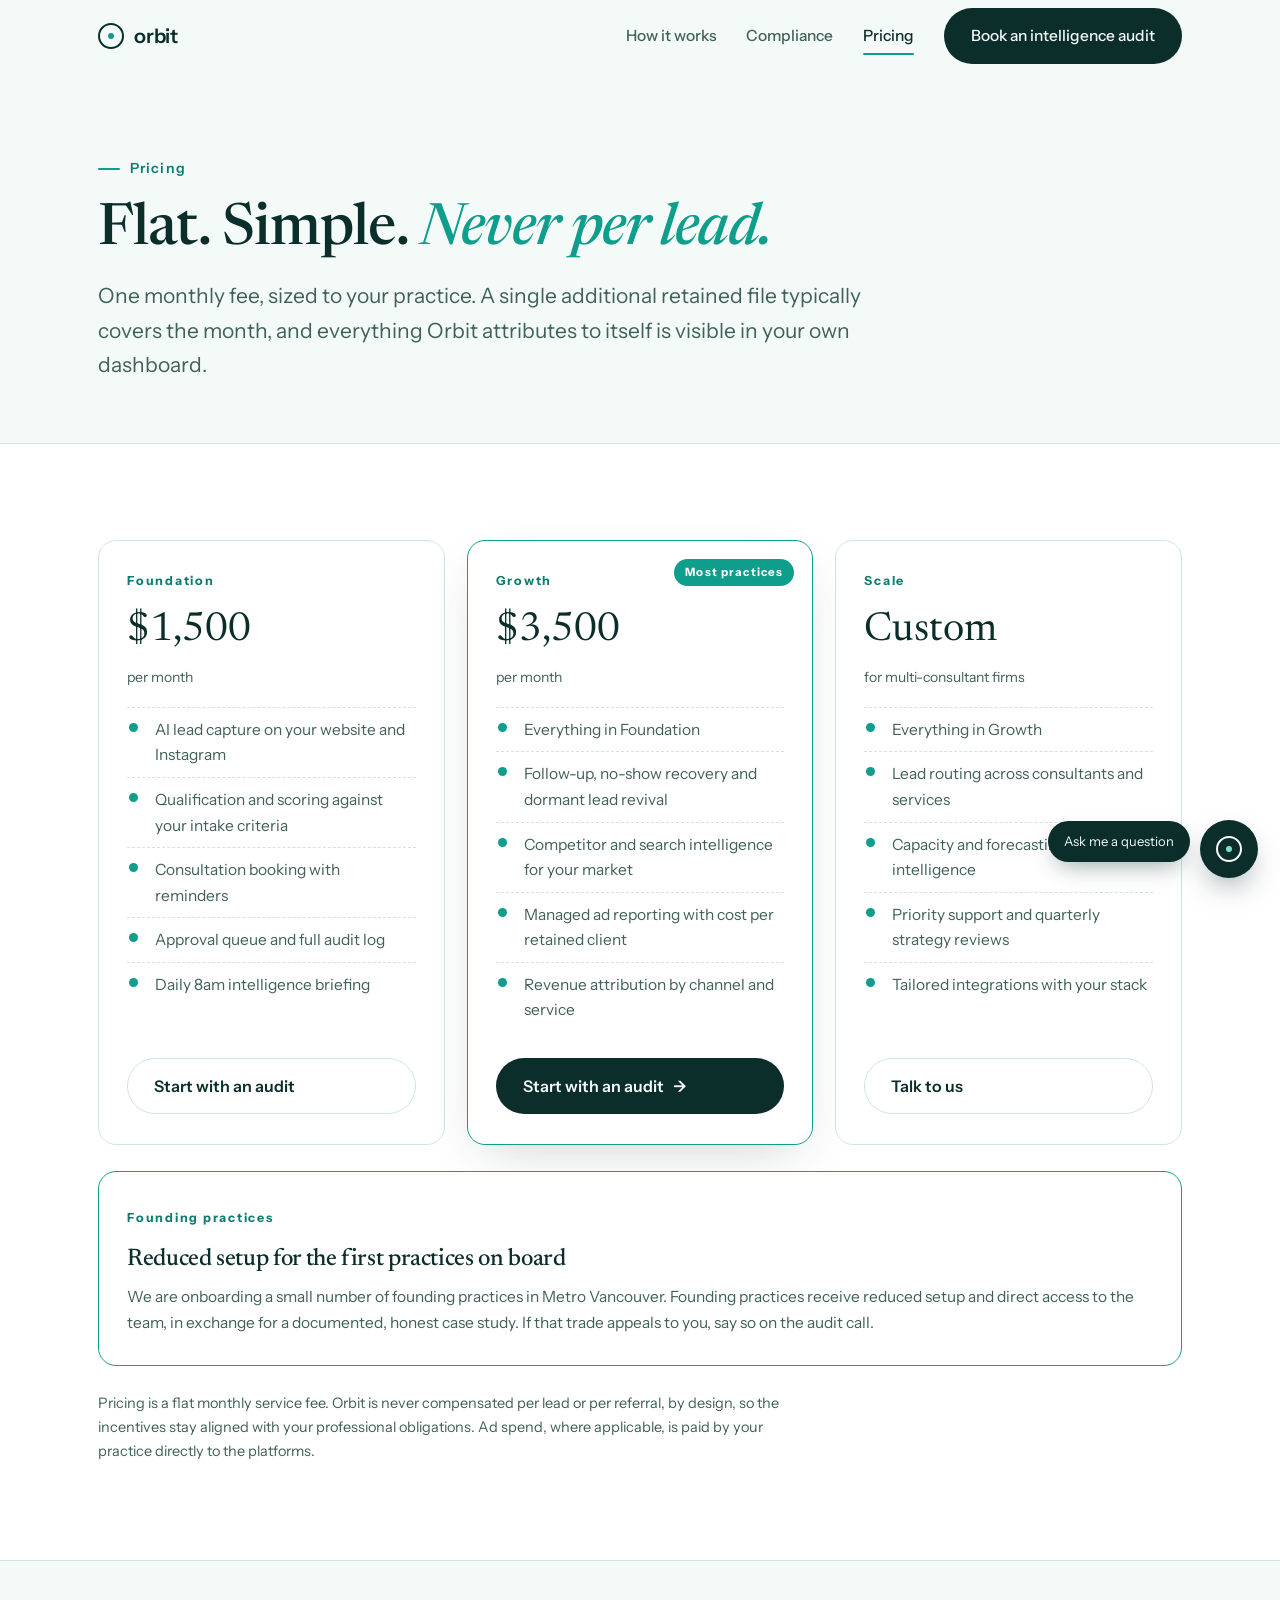
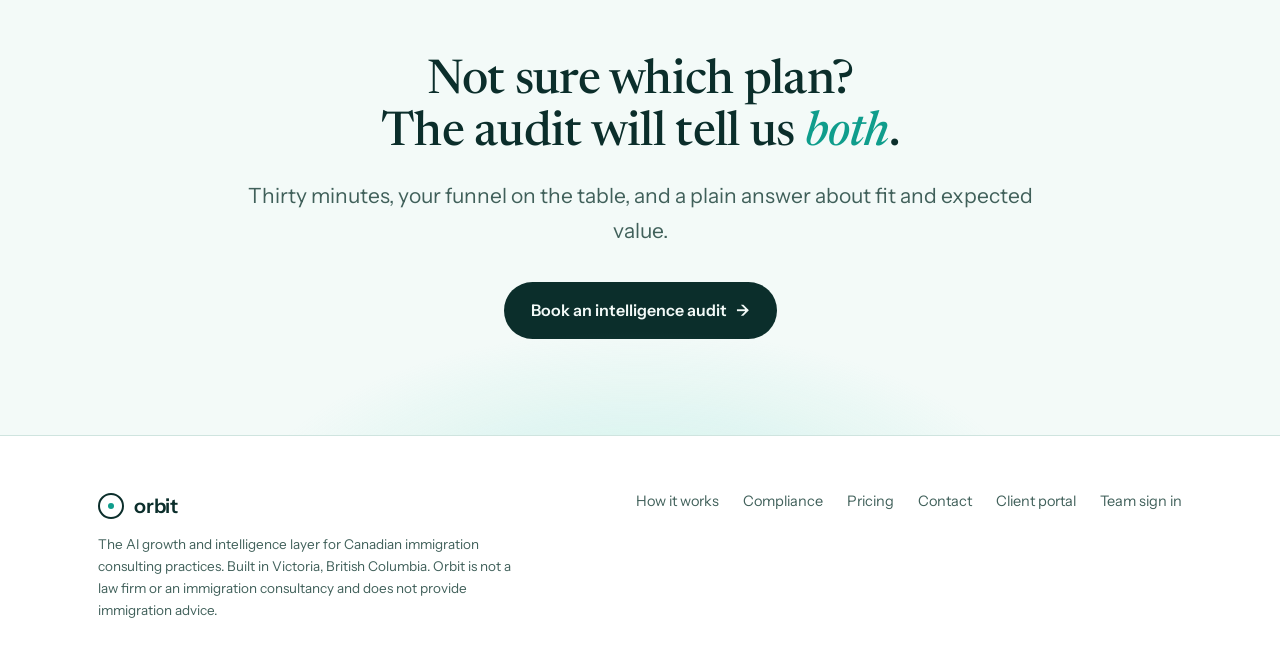
<file: pricing.html>
<!doctype html>
<html lang="en">
<head>
  <meta charset="utf-8">
  <meta name="viewport" content="width=device-width, initial-scale=1">
  <title>Pricing | Orbit for Canadian immigration consulting practices</title>
  <meta name="description" content="Flat monthly plans for RCIC practices, from $1,500 per month. Founding practices receive reduced setup in exchange for a documented case study. Never priced per lead.">
  <link rel="canonical" href="https://orbit.example/pricing">
  <link rel="icon" href="data:image/svg+xml,%3Csvg xmlns='http://www.w3.org/2000/svg' viewBox='0 0 32 32'%3E%3Ccircle cx='16' cy='16' r='13' fill='none' stroke='%230b2e2b' stroke-width='2.5'/%3E%3Ccircle cx='27' cy='12' r='4' fill='%230f9d8c'/%3E%3C/svg%3E">
  <link rel="preconnect" href="https://fonts.googleapis.com">
  <link rel="preconnect" href="https://fonts.gstatic.com" crossorigin>
  <link href="https://fonts.googleapis.com/css2?family=Newsreader:ital,opsz,wght@0,6..72,400..600;1,6..72,400..600&family=Instrument+Sans:wght@400;500;600;700&display=swap" rel="stylesheet">
  <link rel="stylesheet" href="/css/style.css">
</head>
<body>

<header class="nav">
  <div class="wrap nav-inner">
    <a class="logo" href="/" aria-label="Orbit home"><span class="logo-mark"><span class="ring"></span><span class="moon"></span></span> orbit</a>
    <button class="nav-toggle" aria-label="Menu" aria-expanded="false"><span></span><span></span><span></span></button>
    <nav class="nav-links">
      <a href="/how-it-works">How it works</a>
      <a href="/compliance">Compliance</a>
      <a href="/pricing" aria-current="page">Pricing</a>
      <a class="btn btn-primary" href="/contact">Book an intelligence audit</a>
    </nav>
  </div>
</header>

<main>

<section class="page-hero">
  <div class="wrap">
    <div class="tick rise">Pricing</div>
    <h1 class="rise d1">Flat. Simple. <em>Never per lead.</em></h1>
    <p class="lede rise d2">One monthly fee, sized to your practice. A single additional retained file typically covers the month, and everything Orbit attributes to itself is visible in your own dashboard.</p>
  </div>
</section>

<section class="band">
  <div class="wrap">
    <div class="tiers stagger">
      <div class="card tier reveal">
        <span class="division-tag">Foundation</span>
        <div class="price">$1,500</div>
        <div class="per">per month</div>
        <ul>
          <li>AI lead capture on your website and Instagram</li>
          <li>Qualification and scoring against your intake criteria</li>
          <li>Consultation booking with reminders</li>
          <li>Approval queue and full audit log</li>
          <li>Daily 8am intelligence briefing</li>
        </ul>
        <a class="btn btn-ghost" href="/contact">Start with an audit</a>
      </div>
      <div class="card tier featured reveal">
        <span class="flag">Most practices</span>
        <span class="division-tag">Growth</span>
        <div class="price">$3,500</div>
        <div class="per">per month</div>
        <ul>
          <li>Everything in Foundation</li>
          <li>Follow-up, no-show recovery and dormant lead revival</li>
          <li>Competitor and search intelligence for your market</li>
          <li>Managed ad reporting with cost per retained client</li>
          <li>Revenue attribution by channel and service</li>
        </ul>
        <a class="btn btn-primary" href="/contact">Start with an audit <span class="arrow">&rarr;</span></a>
      </div>
      <div class="card tier reveal">
        <span class="division-tag">Scale</span>
        <div class="price">Custom</div>
        <div class="per">for multi-consultant firms</div>
        <ul>
          <li>Everything in Growth</li>
          <li>Lead routing across consultants and services</li>
          <li>Capacity and forecasting intelligence</li>
          <li>Priority support and quarterly strategy reviews</li>
          <li>Tailored integrations with your stack</li>
        </ul>
        <a class="btn btn-ghost" href="/contact">Talk to us</a>
      </div>
    </div>

    <div class="card reveal" style="margin-top:26px; border-color: var(--current);">
      <span class="division-tag">Founding practices</span>
      <h3>Reduced setup for the first practices on board</h3>
      <p>We are onboarding a small number of founding practices in Metro Vancouver. Founding practices receive reduced setup and direct access to the team, in exchange for a documented, honest case study. If that trade appeals to you, say so on the audit call.</p>
    </div>

    <p class="muted reveal" style="margin-top:26px; font-size:14.5px; max-width:72ch;">Pricing is a flat monthly service fee. Orbit is never compensated per lead or per referral, by design, so the incentives stay aligned with your professional obligations. Ad spend, where applicable, is paid by your practice directly to the platforms.</p>
  </div>
</section>

<section class="cta-band">
  <div class="wrap">
    <div class="reveal">
      <h2>Not sure which plan?<br>The audit will tell us <em>both</em>.</h2>
      <p class="lede">Thirty minutes, your funnel on the table, and a plain answer about fit and expected value.</p>
      <a class="btn btn-primary" href="/contact">Book an intelligence audit <span class="arrow">&rarr;</span></a>
    </div>
  </div>
</section>

</main>

<footer>
  <div class="wrap foot">
    <div>
      <a class="logo" href="/"><span class="logo-mark"><span class="ring"></span><span class="moon"></span></span> orbit</a>
      <small>The AI growth and intelligence layer for Canadian immigration consulting practices. Built in Victoria, British Columbia. Orbit is not a law firm or an immigration consultancy and does not provide immigration advice.</small>
    </div>
    <nav class="foot-links" aria-label="Footer">
      <a href="/how-it-works">How it works</a>
      <a href="/compliance">Compliance</a>
      <a href="/pricing">Pricing</a>
      <a href="/contact">Contact</a>
      <a href="/portal">Client portal</a>
      <a href="/app">Team sign in</a>
    </nav>
  </div>
</footer>

<script src="/js/main.js" defer></script>
<script src="/js/site-chat.js" defer></script>
</body>
</html>
</file>
<file: css/style.css>
/* Orbit design system. Palette: glacier. Type: Newsreader display, Instrument Sans body.
   Rules: sentence case copy, no em dashes, no AI cliche visuals. */

:root {
  --ice: #f3faf8;
  --mist: #e6f2ef;
  --pine: #0b2e2b;
  --sage: #40605a;
  --current: #0f9d8c;
  --deep-current: #0b7c6f;
  --glint: #7fe0d0;
  --line: #cfe4df;
  --white: #ffffff;
  --shadow: 0 18px 50px -18px rgba(11, 46, 43, .22);
  --radius: 18px;
  --radius-sm: 12px;
  --font-display: "Newsreader", Georgia, serif;
  --font-body: "Instrument Sans", "Helvetica Neue", Arial, sans-serif;
  --max: 1140px;
}

* { margin: 0; padding: 0; box-sizing: border-box; }
[hidden] { display: none !important; }
html { scroll-behavior: smooth; }
body {
  font-family: var(--font-body);
  background: var(--ice);
  color: var(--pine);
  font-size: 17px;
  line-height: 1.65;
  -webkit-font-smoothing: antialiased;
  overflow-x: hidden;
}

::selection { background: var(--glint); color: var(--pine); }

.wrap { max-width: var(--max); margin: 0 auto; padding: 0 28px; }

/* ---------- type ---------- */
h1, h2, h3 { font-family: var(--font-display); font-weight: 500; line-height: 1.08; letter-spacing: -0.015em; }
h1 { font-size: clamp(42px, 6vw, 72px); }
h2 { font-size: clamp(32px, 4.2vw, 48px); }
h3 { font-size: 24px; line-height: 1.25; }
h1 em, h2 em { font-style: italic; color: var(--current); }
p.lede { font-size: clamp(18px, 2vw, 21px); color: var(--sage); max-width: 58ch; }
.muted { color: var(--sage); }
.tick {
  display: inline-flex; align-items: center; gap: 10px;
  font-size: 14px; letter-spacing: .08em; color: var(--deep-current); font-weight: 600;
  margin-bottom: 18px;
}
.tick::before { content: ""; width: 22px; height: 2px; background: var(--current); border-radius: 2px; }

/* ---------- nav ---------- */
.nav {
  position: fixed; top: 0; left: 0; right: 0; z-index: 60;
  backdrop-filter: blur(14px); -webkit-backdrop-filter: blur(14px);
  background: rgba(243, 250, 248, .78);
  border-bottom: 1px solid transparent;
  transition: border-color .3s ease, background .3s ease;
}
.nav.scrolled { border-color: var(--line); background: rgba(243, 250, 248, .92); }
.nav-inner { display: flex; align-items: center; justify-content: space-between; height: 72px; }
.logo { display: flex; align-items: center; gap: 10px; text-decoration: none; color: var(--pine); font-weight: 600; font-size: 20px; letter-spacing: -.01em; }
.logo-mark { position: relative; width: 26px; height: 26px; }
.logo-mark .ring { position: absolute; inset: 0; border: 2px solid var(--pine); border-radius: 50%; }
.logo-mark .moon {
  position: absolute; top: 50%; left: 50%; width: 6px; height: 6px; margin: -3px;
  background: var(--current); border-radius: 50%;
  transform-origin: center; animation: moon 6s linear infinite;
}
@keyframes moon {
  from { transform: rotate(0deg) translateX(13px) rotate(0deg); }
  to { transform: rotate(360deg) translateX(13px) rotate(-360deg); }
}
.nav-links { display: flex; align-items: center; gap: 30px; }
.nav-links a { text-decoration: none; color: var(--sage); font-size: 15.5px; font-weight: 500; position: relative; transition: color .2s; }
.nav-links a:hover, .nav-links a[aria-current="page"] { color: var(--pine); }
.nav-links a.btn-primary, .nav-links a.btn-primary:hover, .nav-links a.btn-primary[aria-current="page"] { color: var(--ice); }
.nav-links a:not(.btn)::after {
  content: ""; position: absolute; left: 0; bottom: -6px; height: 2px; width: 0;
  background: var(--current); border-radius: 2px; transition: width .25s ease;
}
.nav-links a:not(.btn):hover::after, .nav-links a[aria-current="page"]:not(.btn)::after { width: 100%; }
.nav-toggle { display: none; background: none; border: 0; cursor: pointer; padding: 8px; }
.nav-toggle span { display: block; width: 22px; height: 2px; background: var(--pine); margin: 5px 0; border-radius: 2px; transition: .25s; }

/* ---------- buttons ---------- */
.btn {
  display: inline-flex; align-items: center; gap: 9px;
  padding: 14px 26px; border-radius: 999px; text-decoration: none;
  font-weight: 600; font-size: 16px; border: 1.5px solid transparent;
  transition: transform .22s cubic-bezier(.34,1.56,.64,1), box-shadow .25s, background .25s, color .25s;
  cursor: pointer;
}
.btn-primary { background: var(--pine); color: var(--ice); }
.btn-primary:hover { transform: translateY(-2px); box-shadow: 0 14px 30px -10px rgba(11,46,43,.4), 0 0 0 5px rgba(127,224,208,.35); }
.btn-primary .arrow { transition: transform .22s; }
.btn-primary:hover .arrow { transform: translateX(4px); }
.btn-ghost { background: transparent; color: var(--pine); border-color: var(--line); }
.btn-ghost:hover { border-color: var(--current); color: var(--deep-current); transform: translateY(-2px); }
.btn:focus-visible, a:focus-visible, button:focus-visible { outline: 3px solid var(--current); outline-offset: 3px; }

/* ---------- hero ---------- */
.hero { position: relative; padding: 160px 0 90px; overflow: hidden; }
.hero::before {
  content: ""; position: absolute; inset: -20% -10% auto;
  height: 130%; pointer-events: none;
  background: radial-gradient(52% 55% at 78% 32%, rgba(127,224,208,.32), transparent 65%),
              radial-gradient(40% 40% at 12% 8%, rgba(15,157,140,.10), transparent 70%);
}
.hero-grid { position: relative; display: grid; grid-template-columns: 1.05fr .95fr; gap: 48px; align-items: center; }
.hero h1 { margin: 0 0 22px; }
.hero .lede { margin-bottom: 34px; }
.hero-ctas { display: flex; gap: 14px; flex-wrap: wrap; margin-bottom: 26px; }
.hero-note { font-size: 14.5px; color: var(--sage); }
.radar-shell { position: relative; aspect-ratio: 1; max-width: 520px; margin-left: auto; }
#radar { width: 100%; height: 100%; display: block; }
.radar-caption {
  position: absolute; left: 50%; bottom: -8px; transform: translateX(-50%);
  font-size: 13px; color: var(--sage); white-space: nowrap; letter-spacing: .04em;
}

/* load-in choreography */
.rise { opacity: 0; transform: translateY(22px); animation: rise .8s cubic-bezier(.2,.7,.2,1) forwards; }
.rise.d1 { animation-delay: .08s; } .rise.d2 { animation-delay: .18s; }
.rise.d3 { animation-delay: .28s; } .rise.d4 { animation-delay: .4s; }
@keyframes rise { to { opacity: 1; transform: none; } }

/* ---------- sections ---------- */
section { padding: 96px 0; }
section.tight { padding: 70px 0; }
.section-head { max-width: 720px; margin-bottom: 54px; }
.section-head h2 { margin-bottom: 16px; }
.band { background: var(--white); border-top: 1px solid var(--line); border-bottom: 1px solid var(--line); }
.band-mist { background: var(--mist); }

/* reveal on scroll */
.reveal { opacity: 0; transform: translateY(26px); transition: opacity .7s ease, transform .7s cubic-bezier(.2,.7,.2,1); }
.reveal.in { opacity: 1; transform: none; }
.stagger > * { transition-delay: calc(var(--i, 0) * 90ms); }

/* ---------- cards ---------- */
.grid-3 { display: grid; grid-template-columns: repeat(3, 1fr); gap: 22px; }
.grid-2 { display: grid; grid-template-columns: repeat(2, 1fr); gap: 22px; }
.card {
  background: var(--white); border: 1px solid var(--line); border-radius: var(--radius);
  padding: 30px 28px; position: relative; overflow: hidden;
  transition: transform .3s cubic-bezier(.2,.7,.2,1), box-shadow .3s, border-color .3s;
}
.card:hover { transform: translateY(-5px); box-shadow: var(--shadow); border-color: var(--glint); }
.card::after {
  content: ""; position: absolute; inset: auto 0 0 0; height: 3px;
  background: linear-gradient(90deg, var(--current), var(--glint));
  transform: scaleX(0); transform-origin: left; transition: transform .35s ease;
}
.card:hover::after { transform: scaleX(1); }
.card h3 { margin: 14px 0 10px; }
.card p { color: var(--sage); font-size: 15.5px; }
.orb {
  width: 44px; height: 44px; border-radius: 50%; position: relative;
  background: radial-gradient(circle at 32% 30%, var(--glint), var(--current));
  box-shadow: 0 8px 18px -8px rgba(15,157,140,.55);
}
.orb::after { content: ""; position: absolute; inset: -7px; border: 1.5px dashed var(--line); border-radius: 50%; }
.card:hover .orb::after { border-color: var(--current); animation: spin 9s linear infinite; }
@keyframes spin { to { transform: rotate(360deg); } }
.division-tag { font-size: 12.5px; letter-spacing: .14em; color: var(--deep-current); font-weight: 700; }

/* ---------- briefing sample ---------- */
.briefing {
  background: var(--pine); color: var(--mist); border-radius: 24px; padding: 42px;
  box-shadow: var(--shadow); position: relative; overflow: hidden;
}
.briefing::before {
  content: ""; position: absolute; inset: 0; pointer-events: none;
  background: radial-gradient(60% 80% at 85% 0%, rgba(127,224,208,.16), transparent 60%);
}
.briefing-head { display: flex; justify-content: space-between; align-items: baseline; gap: 16px; flex-wrap: wrap; margin-bottom: 26px; }
.briefing-head h3 { font-size: 26px; color: var(--white); }
.briefing-badge { font-size: 12px; letter-spacing: .1em; color: var(--glint); border: 1px solid rgba(127,224,208,.45); padding: 5px 12px; border-radius: 999px; }
.briefing-row {
  display: flex; gap: 16px; padding: 15px 0; border-top: 1px solid rgba(207,228,223,.14);
  font-size: 15.5px; align-items: baseline;
}
.briefing-row .k { color: var(--glint); min-width: 96px; font-weight: 600; font-size: 13.5px; letter-spacing: .06em; }
.briefing-row .v { color: #d9ebe7; }

/* ---------- steps / rails ---------- */
.rail { position: relative; padding-left: 34px; }
.rail::before { content: ""; position: absolute; left: 8px; top: 8px; bottom: 8px; width: 2px; background: linear-gradient(var(--current), var(--glint)); border-radius: 2px; }
.rail-item { position: relative; padding: 0 0 40px; }
.rail-item:last-child { padding-bottom: 0; }
.rail-item::before {
  content: ""; position: absolute; left: -32px; top: 7px; width: 14px; height: 14px;
  background: var(--ice); border: 3px solid var(--current); border-radius: 50%;
}
.rail-item h3 { margin-bottom: 8px; }
.rail-item p { color: var(--sage); max-width: 60ch; }

/* ---------- integrations ---------- */
.chips { display: flex; flex-wrap: wrap; gap: 12px; }
.chip {
  padding: 10px 18px; border: 1px solid var(--line); border-radius: 999px; background: var(--white);
  font-size: 14.5px; color: var(--sage); font-weight: 500; transition: .25s;
}
.chip:hover { border-color: var(--current); color: var(--deep-current); transform: translateY(-2px); }

/* ---------- pricing ---------- */
.tiers { display: grid; grid-template-columns: repeat(3, 1fr); gap: 22px; align-items: stretch; }
.tier { display: flex; flex-direction: column; }
.tier .price { font-family: var(--font-display); font-size: 40px; margin: 6px 0 2px; }
.tier .per { font-size: 14px; color: var(--sage); margin-bottom: 18px; }
.tier ul { list-style: none; margin: 0 0 26px; flex: 1; }
.tier li { padding: 9px 0 9px 28px; position: relative; color: var(--sage); font-size: 15.5px; border-top: 1px dashed var(--line); }
.tier li::before { content: ""; position: absolute; left: 2px; top: 15px; width: 9px; height: 9px; border-radius: 50%; background: var(--current); }
.tier.featured { border: 1.5px solid var(--current); box-shadow: var(--shadow); }
.tier .flag { position: absolute; top: 18px; right: 18px; font-size: 11.5px; letter-spacing: .1em; color: var(--white); background: var(--current); padding: 4px 11px; border-radius: 999px; font-weight: 700; }

/* ---------- faq ---------- */
.faq { max-width: 800px; }
.faq details { border-top: 1px solid var(--line); }
.faq details:last-child { border-bottom: 1px solid var(--line); }
.faq summary {
  cursor: pointer; list-style: none; padding: 22px 44px 22px 0; position: relative;
  font-weight: 600; font-size: 17.5px; transition: color .2s;
}
.faq summary::-webkit-details-marker { display: none; }
.faq summary::after {
  content: "+"; position: absolute; right: 4px; top: 50%; transform: translateY(-50%);
  font-size: 24px; color: var(--current); transition: transform .3s;
}
.faq details[open] summary::after { transform: translateY(-50%) rotate(45deg); }
.faq details p { padding: 0 0 24px; color: var(--sage); max-width: 66ch; }

/* ---------- cta band ---------- */
.cta-band { text-align: center; position: relative; overflow: hidden; }
.cta-band::before {
  content: ""; position: absolute; inset: 0; pointer-events: none;
  background: radial-gradient(45% 60% at 50% 120%, rgba(127,224,208,.35), transparent 70%);
}
.cta-band h2 { margin-bottom: 18px; }
.cta-band .lede { margin: 0 auto 34px; }

/* ---------- footer ---------- */
footer { border-top: 1px solid var(--line); padding: 54px 0 44px; background: var(--white); }
.foot { display: flex; justify-content: space-between; gap: 28px; flex-wrap: wrap; align-items: flex-start; }
.foot small { color: var(--sage); font-size: 13.5px; display: block; margin-top: 10px; max-width: 46ch; }
.foot-links { display: flex; gap: 24px; flex-wrap: wrap; }
.foot-links a { color: var(--sage); text-decoration: none; font-size: 14.5px; }
.foot-links a:hover { color: var(--deep-current); }

/* ---------- page hero (inner pages) ---------- */
.page-hero { padding: 150px 0 60px; }
.page-hero h1 { font-size: clamp(38px, 5vw, 58px); margin-bottom: 18px; }

/* prose blocks for compliance page */
.prose { max-width: 760px; }
.prose h3 { margin: 40px 0 12px; }
.prose p { color: var(--sage); margin-bottom: 14px; }
.prose .wall {
  border-left: 3px solid var(--current); background: var(--white);
  padding: 20px 24px; border-radius: 0 var(--radius-sm) var(--radius-sm) 0; margin: 18px 0;
}
.prose .wall p { margin: 0; color: var(--pine); }

/* ---------- responsive ---------- */
@media (max-width: 960px) {
  .hero-grid { grid-template-columns: 1fr; }
  .radar-shell { margin: 10px auto 0; max-width: 420px; }
  .grid-3, .tiers { grid-template-columns: 1fr; }
  .grid-2 { grid-template-columns: 1fr; }
  .nav-links {
    position: fixed; inset: 72px 0 auto 0; background: var(--ice);
    flex-direction: column; padding: 26px; gap: 22px; border-bottom: 1px solid var(--line);
    transform: translateY(-130%); transition: transform .35s ease;
  }
  .nav-links.open { transform: none; }
  .nav-toggle { display: block; }
  section { padding: 70px 0; }
  .hero { padding: 130px 0 60px; }
}

@media (prefers-reduced-motion: reduce) {
  *, *::before, *::after { animation: none !important; transition: none !important; }
  .reveal, .rise { opacity: 1; transform: none; }
  html { scroll-behavior: auto; }
}


/* ---------- portal ---------- */
.portal-shell { padding: 130px 0 90px; }
.pstep { display: none; animation: rise .5s cubic-bezier(.2,.7,.2,1); }
.pstep.active { display: block; }
.svc-grid { display: grid; grid-template-columns: repeat(2, 1fr); gap: 14px; margin-top: 26px; }
.svc {
  text-align: left; background: var(--white); border: 1.5px solid var(--line); border-radius: var(--radius);
  padding: 20px 22px; cursor: pointer; font-family: var(--font-body); font-size: 16px;
  transition: transform .25s cubic-bezier(.2,.7,.2,1), border-color .25s, box-shadow .25s;
}
.svc strong { display: block; margin-bottom: 4px; color: var(--pine); }
.svc span { color: var(--sage); font-size: 14px; }
.svc:hover { transform: translateY(-3px); border-color: var(--current); box-shadow: var(--shadow); }
.svc.sel { border-color: var(--current); box-shadow: 0 0 0 4px rgba(127,224,208,.35); }
.pinput {
  width: 100%; padding: 14px 16px; border: 1.5px solid var(--line); border-radius: var(--radius-sm);
  background: var(--white); font-family: var(--font-body); font-size: 16px; color: var(--pine);
  transition: border-color .2s, box-shadow .2s; margin-top: 8px;
}
.pinput:focus { outline: none; border-color: var(--current); box-shadow: 0 0 0 4px rgba(127,224,208,.3); }
.plabel { display: block; margin: 18px 0 0; font-weight: 600; font-size: 15px; }
.pconsent { display: flex; gap: 12px; align-items: flex-start; margin: 22px 0 0; font-size: 14px; color: var(--sage); }
.pconsent input { margin-top: 4px; accent-color: var(--current); width: 18px; height: 18px; }
.pnav { display: flex; justify-content: space-between; gap: 12px; margin-top: 28px; }
.perr { color: #a33d2e; font-size: 14.5px; margin-top: 14px; }
.check-head { display: flex; justify-content: space-between; align-items: flex-start; gap: 22px; margin-bottom: 26px; flex-wrap: wrap; }
.ring-wrap { position: relative; flex-shrink: 0; }
.ring-wrap span { position: absolute; inset: 0; display: grid; place-items: center; font-weight: 700; font-size: 18px; }
.req {
  display: flex; justify-content: space-between; align-items: center; gap: 16px;
  background: var(--white); border: 1px solid var(--line); border-radius: var(--radius-sm);
  padding: 16px 18px; margin-bottom: 10px; transition: border-color .25s, background .25s;
}
.req.done { border-color: var(--current); background: #f0faf7; }
.req-main { display: flex; gap: 14px; align-items: flex-start; }
.req-dot { width: 12px; height: 12px; border-radius: 50%; border: 2.5px solid var(--line); margin-top: 5px; flex-shrink: 0; transition: .25s; }
.req.done .req-dot { background: var(--current); border-color: var(--current); }
.req p { color: var(--sage); font-size: 13.5px; margin-top: 2px; max-width: 46ch; }
.req-opt { font-style: normal; font-size: 12px; color: var(--sage); }
.req-file { color: var(--deep-current) !important; font-weight: 600; }
.req-btn { padding: 9px 18px; font-size: 14px; flex-shrink: 0; }
.req-btn.loading { opacity: .6; pointer-events: none; }
.plink { display: block; background: var(--mist); padding: 12px 14px; border-radius: 8px; font-size: 12.5px; word-break: break-all; color: var(--deep-current); }

/* ---------- command center ---------- */
.app-body { background: var(--ice); }
.stat-row { display: grid; grid-template-columns: repeat(5, 1fr); gap: 14px; margin-bottom: 22px; }
.stat { background: var(--white); border: 1px solid var(--line); border-radius: var(--radius-sm); padding: 18px 20px; }
.stat.hot { border-color: var(--current); box-shadow: 0 0 0 3px rgba(127,224,208,.25); }
.stat-n { display: block; font-family: var(--font-display); font-size: 34px; line-height: 1; }
.stat-l { color: var(--sage); font-size: 13px; }
.app-grid { display: grid; grid-template-columns: 1fr 1fr; gap: 22px; }
.tbl .row {
  display: flex; justify-content: space-between; align-items: center; gap: 14px;
  padding: 12px 0; border-top: 1px dashed var(--line); font-size: 15px;
}
.tbl.small .row { font-size: 13.5px; padding: 9px 0; }
.row-btn { padding: 7px 14px; font-size: 13.5px; }
.pill { background: var(--mist); color: var(--deep-current); font-size: 12.5px; font-weight: 700; padding: 5px 12px; border-radius: 999px; white-space: nowrap; }

@media (max-width: 960px) {
  .svc-grid, .app-grid { grid-template-columns: 1fr; }
  .stat-row { grid-template-columns: repeat(2, 1fr); }
}

textarea.pinput { resize: vertical; font-family: var(--font-body); }


/* ---------- portal guide widget ---------- */
.guide-fab {
  position: fixed; right: 22px; bottom: 22px; z-index: 80;
  width: 58px; height: 58px; border-radius: 50%; border: 0; cursor: pointer;
  background: var(--pine); display: grid; place-items: center;
  box-shadow: 0 14px 30px -10px rgba(11,46,43,.5);
  transition: transform .25s cubic-bezier(.34,1.56,.64,1);
}
.guide-fab:hover { transform: translateY(-3px) scale(1.05); }
.guide-fab .moon { background: var(--glint); }
.guide-bubble {
  position: fixed; right: 90px; bottom: 38px; z-index: 79;
  max-width: 220px; padding: 10px 16px; border-radius: 999px;
  background: var(--pine); color: var(--ice); font-size: 13px; font-family: var(--font-body);
  box-shadow: 0 10px 24px -8px rgba(11,46,43,.45); cursor: pointer;
  opacity: 1; transition: opacity .2s ease;
  white-space: nowrap; overflow: hidden; text-overflow: ellipsis;
}
.guide-bubble:hover { opacity: .9; }
@media (max-width: 520px) { .guide-bubble { right: 78px; max-width: 160px; font-size: 12px; } }
.guide-panel {
  position: fixed; right: 22px; bottom: 92px; z-index: 80;
  width: min(360px, calc(100vw - 44px)); height: 440px;
  background: var(--white); border: 1px solid var(--line); border-radius: 18px;
  box-shadow: var(--shadow); display: flex; flex-direction: column; overflow: hidden;
  animation: rise .35s cubic-bezier(.2,.7,.2,1);
}
.guide-head { padding: 14px 16px; border-bottom: 1px solid var(--line); display: flex; flex-direction: column; position: relative; }
.guide-close { position: absolute; right: 10px; top: 10px; background: none; border: 0; font-size: 22px; color: var(--sage); cursor: pointer; }
.guide-msgs { flex: 1; overflow-y: auto; padding: 14px; display: flex; flex-direction: column; gap: 10px; }
.gmsg { max-width: 85%; padding: 10px 14px; border-radius: 14px; font-size: 14px; line-height: 1.5; }
.gmsg.them { background: var(--mist); color: var(--pine); align-self: flex-start; border-bottom-left-radius: 4px; }
.gmsg.me { background: var(--pine); color: var(--ice); align-self: flex-end; border-bottom-right-radius: 4px; }
.guide-input { display: flex; gap: 8px; padding: 12px; border-top: 1px solid var(--line); }


/* ---------- command center v6 ---------- */
.tbl .row.clickable { cursor: pointer; transition: background .2s; border-radius: 8px; }
.tbl .row.clickable:hover { background: var(--mist); }
.tbl.capped { max-height: 320px; overflow-y: auto; }
.modal-overlay {
  position: fixed; inset: 0; z-index: 90; background: rgba(11,46,43,.45);
  display: grid; place-items: center; padding: 20px; backdrop-filter: blur(3px);
}
.modal {
  position: relative; background: var(--white); border-radius: 18px; border: 1px solid var(--line);
  width: min(760px, 100%); max-height: 88vh; overflow-y: auto; padding: 28px;
  box-shadow: var(--shadow); animation: rise .3s cubic-bezier(.2,.7,.2,1);
}
.modal.viewer { width: min(900px, 100%); height: 88vh; display: flex; flex-direction: column; padding: 18px; }
.modal.viewer iframe { flex: 1; width: 100%; border: 1px solid var(--line); border-radius: 10px; background: var(--mist); }
.lead-info { display: grid; grid-template-columns: 1fr 1fr; gap: 8px 20px; }
.lead-info div { display: flex; flex-direction: column; padding: 8px 0; border-top: 1px dashed var(--line); }
.lead-info span { font-size: 12px; color: var(--deep-current); font-weight: 600; }
.lead-info strong { font-size: 14.5px; font-weight: 500; color: var(--pine); }
.convo { max-height: 300px; overflow-y: auto; display: flex; flex-direction: column; gap: 8px; padding: 4px 0; }
@media (max-width: 700px) { .lead-info { grid-template-columns: 1fr; } }
</file>
